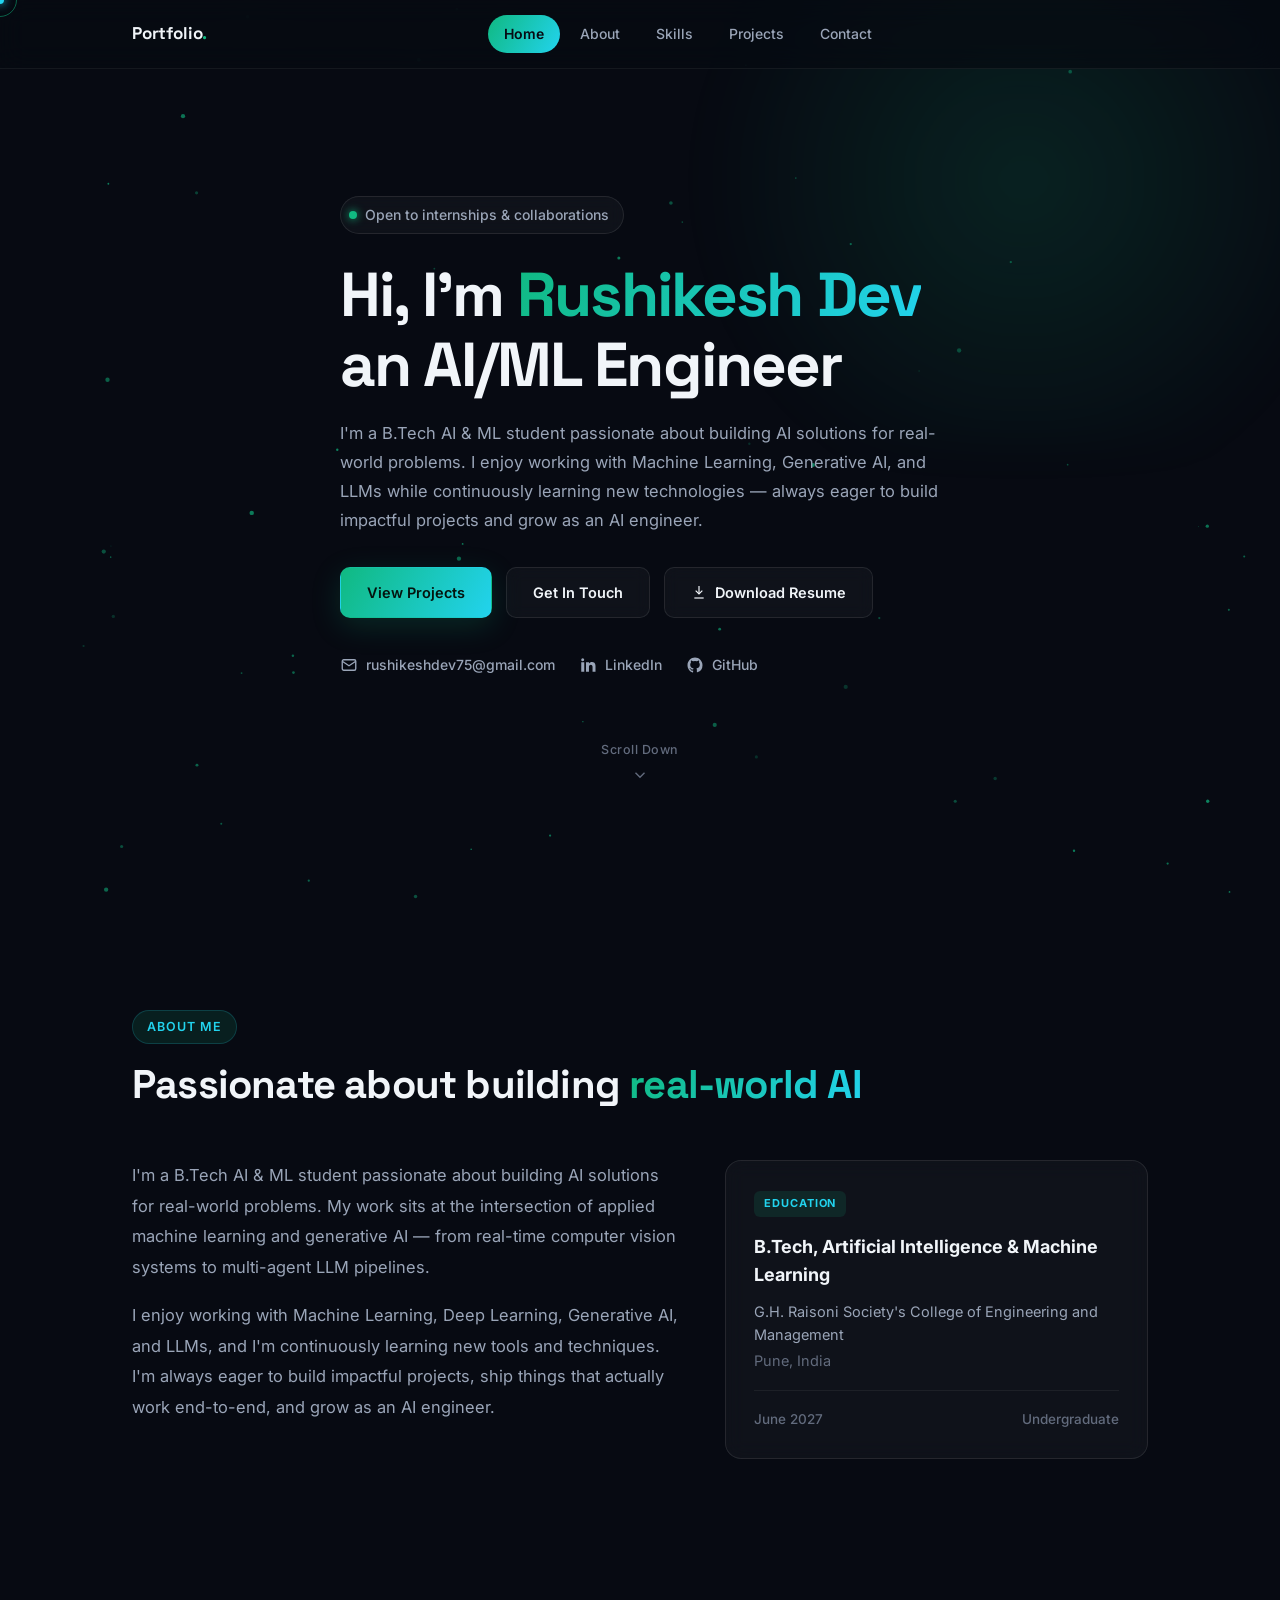
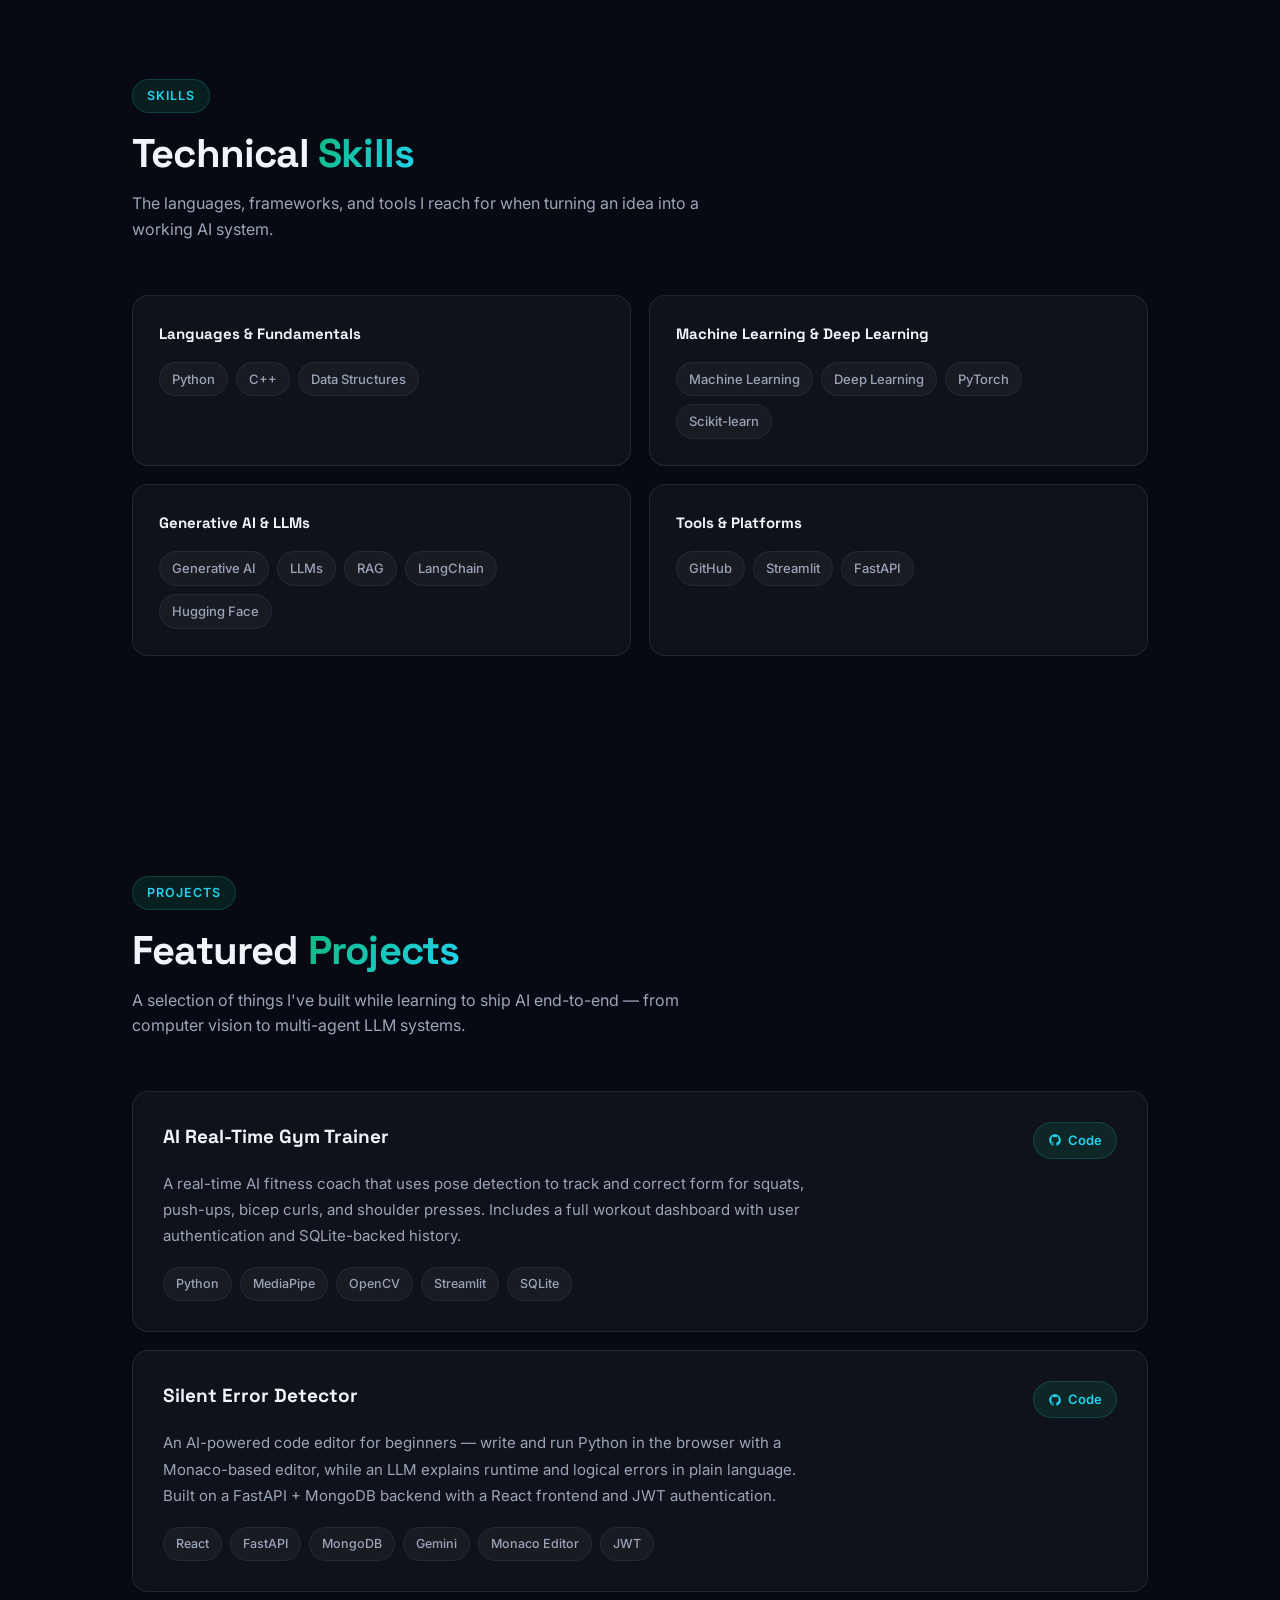
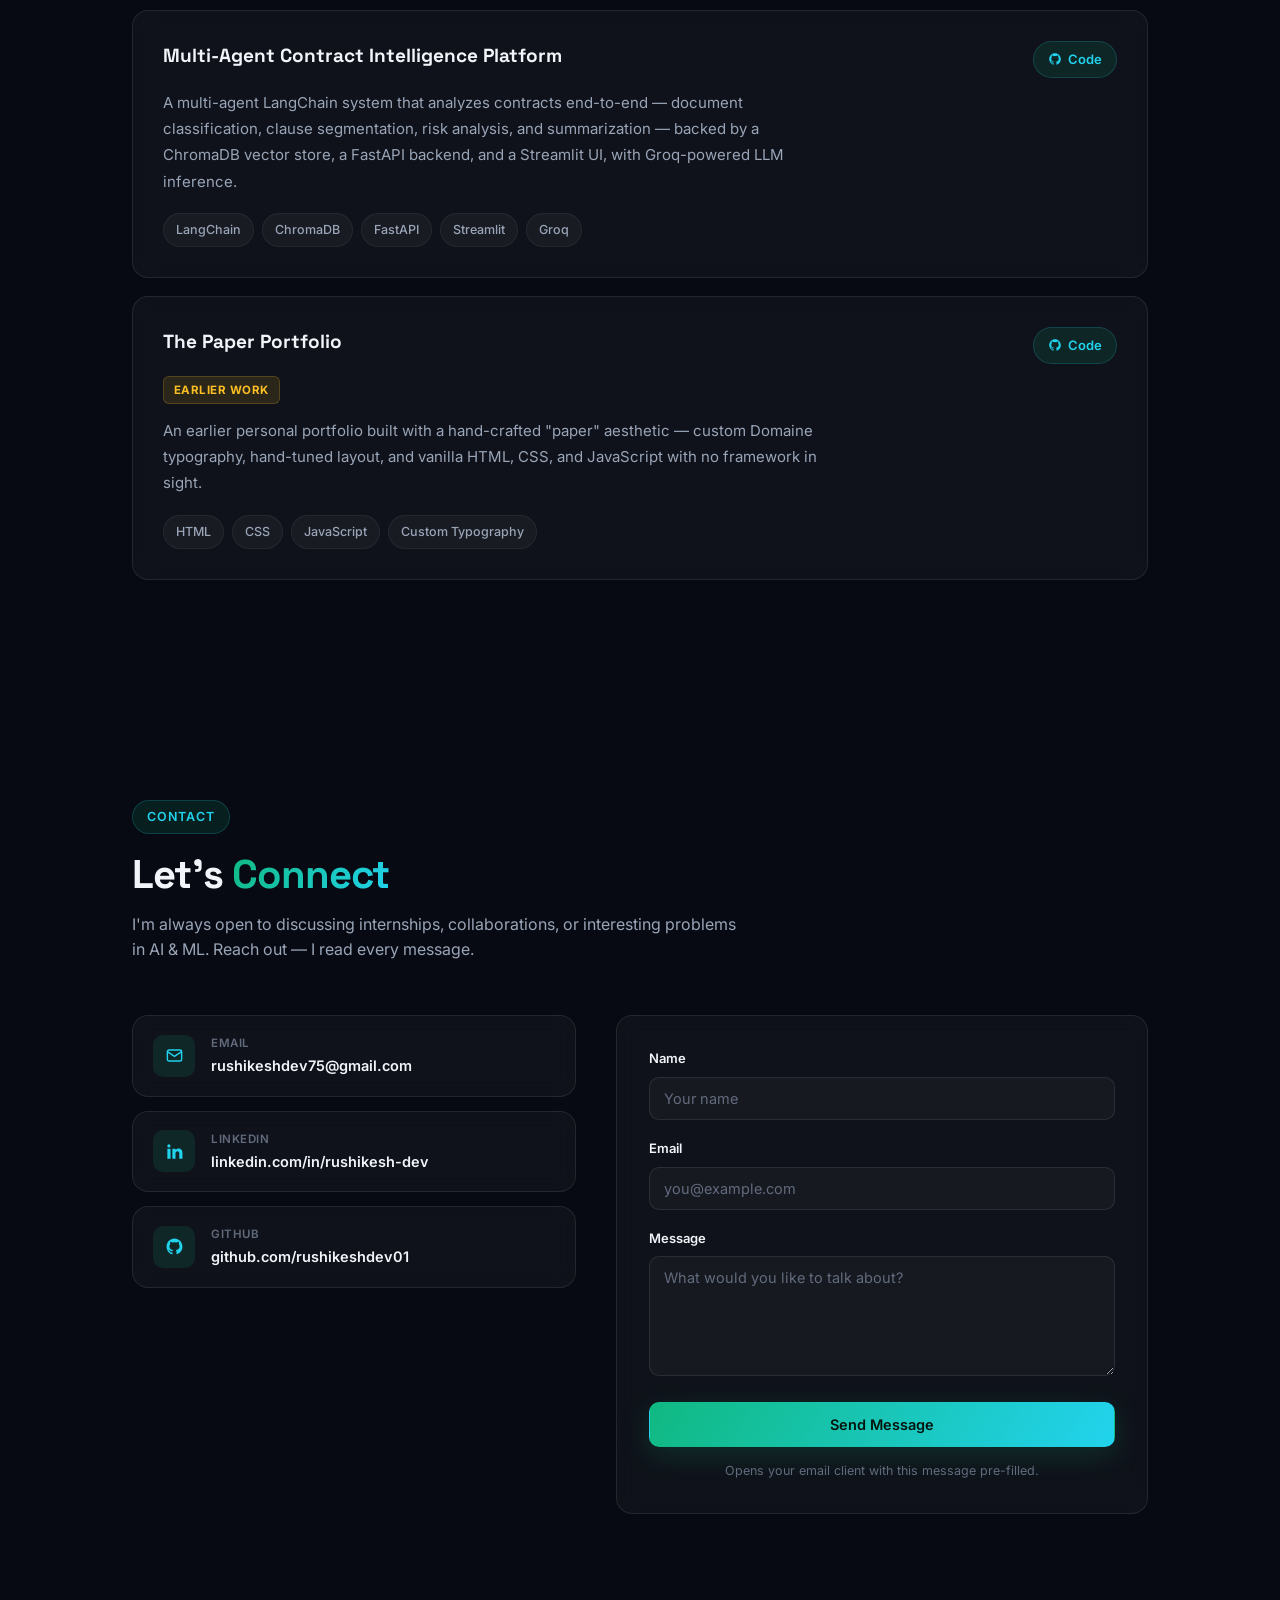
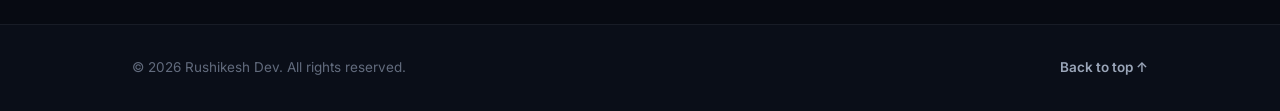
<file: index.html>
<!doctype html>
<html lang="en">
  <head>
    <meta charset="UTF-8" />
    <meta name="viewport" content="width=device-width, initial-scale=1.0" />
    <title>Rushikesh Dev — AI/ML Engineer</title>
    <meta
      name="description"
      content="Rushikesh Dev — B.Tech AI &amp; ML student building real-world AI solutions with Machine Learning, Generative AI, and LLMs."
    />
    <link rel="icon" type="image/svg+xml" href="favicon.svg" />

    <!-- Open Graph / social preview -->
    <meta property="og:type" content="website" />
    <meta property="og:title" content="Rushikesh Dev — AI/ML Engineer" />
    <meta
      property="og:description"
      content="B.Tech AI & ML student building real-world AI solutions with Machine Learning, Generative AI, and LLMs."
    />
    <meta
      property="og:image"
      content="https://rushikeshdev01.github.io/Portfolio/og-image.png"
    />
    <meta
      property="og:url"
      content="https://rushikeshdev01.github.io/Portfolio/"
    />

    <!-- Twitter card -->
    <meta name="twitter:card" content="summary_large_image" />
    <meta name="twitter:title" content="Rushikesh Dev — AI/ML Engineer" />
    <meta
      name="twitter:description"
      content="B.Tech AI & ML student building real-world AI solutions with Machine Learning, Generative AI, and LLMs."
    />
    <meta
      name="twitter:image"
      content="https://rushikeshdev01.github.io/Portfolio/og-image.png"
    />

    <link rel="preconnect" href="https://fonts.googleapis.com" />
    <link rel="preconnect" href="https://fonts.gstatic.com" crossorigin />
    <link
      href="https://fonts.googleapis.com/css2?family=Space+Grotesk:wght@500;600;700&family=Inter:wght@400;500;600;700&display=swap"
      rel="stylesheet"
    />
    <link rel="stylesheet" href="styles.css" />
  </head>
  <body>
    <div class="cursor-dot" id="cursorDot"></div>
    <div class="cursor-ring" id="cursorRing"></div>

    <div class="scroll-progress" id="scrollProgress"></div>

    <header class="site-nav">
      <div class="nav-inner">
        <a href="#home" class="logo"
          >Portfolio<span class="accent-dot">.</span></a
        >
        <nav class="nav-links" id="navLinks">
          <a href="#home">Home</a>
          <a href="#about">About</a>
          <a href="#skills">Skills</a>
          <a href="#projects">Projects</a>
          <a href="#contact">Contact</a>
        </nav>
        <button
          class="nav-toggle"
          id="navToggle"
          aria-label="Toggle navigation"
          aria-expanded="false"
        >
          <span></span>
        </button>
      </div>
    </header>

    <main>
      <!-- ================= HERO ================= -->
      <section id="home" class="hero">
        <canvas id="particles" class="particles-canvas"></canvas>
        <div class="hero-glow"></div>
        <div class="wrap">
          <span class="hero-eyebrow"
            ><span class="pulse"></span>Open to internships &amp;
            collaborations</span
          >
          <h1>
            Hi, I'm <span class="gradient-text">Rushikesh Dev</span><br />an
            AI/ML Engineer
          </h1>

          <p class="hero-about">
            I'm a B.Tech AI &amp; ML student passionate about building AI
            solutions for real-world problems. I enjoy working with Machine
            Learning, Generative AI, and LLMs while continuously learning new
            technologies — always eager to build impactful projects and grow as
            an AI engineer.
          </p>
          <div class="hero-actions">
            <a href="#projects" class="btn btn-primary">View Projects</a>
            <a href="#contact" class="btn btn-ghost">Get In Touch</a>
            <a href="resume.pdf" download class="btn btn-ghost">
              <svg
                viewBox="0 0 24 24"
                fill="none"
                stroke="currentColor"
                stroke-width="1.8"
                width="16"
                height="16"
              >
                <path d="M12 3v12" />
                <path d="m7 10 5 5 5-5" />
                <path d="M5 21h14" />
              </svg>
              Download Resume
            </a>
          </div>
          <div class="hero-links">
            <a href="mailto:rushikeshdev75@gmail.com">
              <svg
                viewBox="0 0 24 24"
                fill="none"
                stroke="currentColor"
                stroke-width="1.8"
              >
                <rect x="3" y="5" width="18" height="14" rx="2" />
                <path d="m3 7 9 6 9-6" />
              </svg>
              rushikeshdev75@gmail.com
            </a>
            <a
              href="https://www.linkedin.com/in/rushikesh-dev-4179a4244/"
              target="_blank"
              rel="noopener noreferrer"
            >
              <svg viewBox="0 0 24 24" fill="currentColor">
                <path
                  d="M6.94 5a2 2 0 1 1-4-.002 2 2 0 0 1 4 .002ZM7 8.48H3V21h4V8.48Zm6.32 0H9.34V21h3.94v-6.57c0-3.66 4.77-3.96 4.77 0V21H22v-7.93c0-6.17-7.06-5.94-8.68-2.91V8.48Z"
                />
              </svg>
              LinkedIn
            </a>
            <a
              href="https://github.com/rushikeshdev01"
              target="_blank"
              rel="noopener noreferrer"
            >
              <svg viewBox="0 0 24 24" fill="currentColor">
                <path
                  d="M12 2C6.48 2 2 6.58 2 12.2c0 4.49 2.87 8.3 6.84 9.65.5.1.68-.22.68-.49v-1.9c-2.78.62-3.37-1.36-3.37-1.36-.46-1.2-1.11-1.52-1.11-1.52-.91-.63.07-.62.07-.62 1 .07 1.53 1.05 1.53 1.05.9 1.56 2.34 1.11 2.91.85.09-.66.35-1.11.64-1.37-2.22-.26-4.56-1.13-4.56-5.02 0-1.11.39-2.02 1.03-2.73-.1-.26-.45-1.3.1-2.71 0 0 .84-.27 2.75 1.05a9.3 9.3 0 0 1 5 0c1.9-1.32 2.74-1.05 2.74-1.05.55 1.41.2 2.45.1 2.71.64.71 1.03 1.62 1.03 2.73 0 3.9-2.34 4.76-4.57 5.01.36.32.68.94.68 1.9v2.82c0 .27.18.6.69.49A10.03 10.03 0 0 0 22 12.2C22 6.58 17.52 2 12 2Z"
                />
              </svg>
              GitHub
            </a>
          </div>

          <a href="#about" class="scroll-indicator">
            <span>Scroll Down</span>
            <svg
              viewBox="0 0 24 24"
              fill="none"
              stroke="currentColor"
              stroke-width="1.8"
            >
              <path d="m6 9 6 6 6-6" />
            </svg>
          </a>
        </div>
      </section>

      <!-- ================= ABOUT ================= -->
      <section id="about">
        <div class="wrap">
          <div class="section-inner reveal">
            <span class="eyebrow">About Me</span>
            <h2 class="section-heading">
              Passionate about building
              <span class="gradient-text">real&#8209;world AI</span>
            </h2>
          </div>
          <div class="about-grid">
            <div class="about-text reveal">
              <p>
                I'm a B.Tech AI &amp; ML student passionate about building AI
                solutions for real-world problems. My work sits at the
                intersection of applied machine learning and generative AI —
                from real-time computer vision systems to multi-agent LLM
                pipelines.
              </p>
              <p>
                I enjoy working with Machine Learning, Deep Learning, Generative
                AI, and LLMs, and I'm continuously learning new tools and
                techniques. I'm always eager to build impactful projects, ship
                things that actually work end-to-end, and grow as an AI
                engineer.
              </p>
            </div>
            <div class="edu-card reveal">
              <span class="edu-badge">EDUCATION</span>
              <div class="edu-degree">
                B.Tech, Artificial Intelligence &amp; Machine Learning
              </div>
              <div class="edu-school">
                G.H. Raisoni Society's College of Engineering and Management
              </div>
              <div class="edu-school edu-school-muted">Pune, India</div>
              <div class="edu-meta">
                <span>June 2027</span>
                <span>Undergraduate</span>
              </div>
            </div>
          </div>
        </div>
      </section>

      <!-- ================= SKILLS ================= -->
      <section id="skills">
        <div class="wrap">
          <div class="section-inner reveal">
            <span class="eyebrow">Skills</span>
            <h2 class="section-heading">
              Technical <span class="gradient-text">Skills</span>
            </h2>
            <p class="section-lede">
              The languages, frameworks, and tools I reach for when turning an
              idea into a working AI system.
            </p>
          </div>

          <div class="skills-grid">
            <div class="skill-card reveal">
              <h3>Languages &amp; Fundamentals</h3>
              <div class="tag-row">
                <span class="tag">Python</span>
                <span class="tag">C++</span>
                <span class="tag">Data Structures</span>
              </div>
            </div>
            <div class="skill-card reveal">
              <h3>Machine Learning &amp; Deep Learning</h3>
              <div class="tag-row">
                <span class="tag">Machine Learning</span>
                <span class="tag">Deep Learning</span>
                <span class="tag">PyTorch</span>
                <span class="tag">Scikit-learn</span>
              </div>
            </div>
            <div class="skill-card reveal">
              <h3>Generative AI &amp; LLMs</h3>
              <div class="tag-row">
                <span class="tag">Generative AI</span>
                <span class="tag">LLMs</span>
                <span class="tag">RAG</span>
                <span class="tag">LangChain</span>
                <span class="tag">Hugging Face</span>
              </div>
            </div>
            <div class="skill-card reveal">
              <h3>Tools &amp; Platforms</h3>
              <div class="tag-row">
                <span class="tag">GitHub</span>
                <span class="tag">Streamlit</span>
                <span class="tag">FastAPI</span>
              </div>
            </div>
          </div>
        </div>
      </section>

      <!-- ================= PROJECTS ================= -->
      <section id="projects">
        <div class="wrap">
          <div class="section-inner reveal">
            <span class="eyebrow">Projects</span>
            <h2 class="section-heading">
              Featured <span class="gradient-text">Projects</span>
            </h2>
            <p class="section-lede">
              A selection of things I've built while learning to ship AI
              end-to-end — from computer vision to multi-agent LLM systems.
            </p>
          </div>

          <div class="projects-list">
            <article class="project-card reveal">
              <div class="project-head">
                <h3 class="project-title">AI Real-Time Gym Trainer</h3>
                <a
                  class="project-link"
                  href="https://github.com/rushikeshdev01/real-time-ai-gym-trainer"
                  target="_blank"
                  rel="noopener noreferrer"
                >
                  <svg viewBox="0 0 24 24" fill="currentColor">
                    <path
                      d="M12 2C6.48 2 2 6.58 2 12.2c0 4.49 2.87 8.3 6.84 9.65.5.1.68-.22.68-.49v-1.9c-2.78.62-3.37-1.36-3.37-1.36-.46-1.2-1.11-1.52-1.11-1.52-.91-.63.07-.62.07-.62 1 .07 1.53 1.05 1.53 1.05.9 1.56 2.34 1.11 2.91.85.09-.66.35-1.11.64-1.37-2.22-.26-4.56-1.13-4.56-5.02 0-1.11.39-2.02 1.03-2.73-.1-.26-.45-1.3.1-2.71 0 0 .84-.27 2.75 1.05a9.3 9.3 0 0 1 5 0c1.9-1.32 2.74-1.05 2.74-1.05.55 1.41.2 2.45.1 2.71.64.71 1.03 1.62 1.03 2.73 0 3.9-2.34 4.76-4.57 5.01.36.32.68.94.68 1.9v2.82c0 .27.18.6.69.49A10.03 10.03 0 0 0 22 12.2C22 6.58 17.52 2 12 2Z"
                    />
                  </svg>
                  Code
                </a>
              </div>
              <p class="project-desc">
                A real-time AI fitness coach that uses pose detection to track
                and correct form for squats, push-ups, bicep curls, and shoulder
                presses. Includes a full workout dashboard with user
                authentication and SQLite-backed history.
              </p>
              <div class="project-tags">
                <span class="tag">Python</span>
                <span class="tag">MediaPipe</span>
                <span class="tag">OpenCV</span>
                <span class="tag">Streamlit</span>
                <span class="tag">SQLite</span>
              </div>
            </article>

            <article class="project-card reveal">
              <div class="project-head">
                <h3 class="project-title">Silent Error Detector</h3>
                <a
                  class="project-link"
                  href="https://github.com/rushikeshdev01/silent-error-detector"
                  target="_blank"
                  rel="noopener noreferrer"
                >
                  <svg viewBox="0 0 24 24" fill="currentColor">
                    <path
                      d="M12 2C6.48 2 2 6.58 2 12.2c0 4.49 2.87 8.3 6.84 9.65.5.1.68-.22.68-.49v-1.9c-2.78.62-3.37-1.36-3.37-1.36-.46-1.2-1.11-1.52-1.11-1.52-.91-.63.07-.62.07-.62 1 .07 1.53 1.05 1.53 1.05.9 1.56 2.34 1.11 2.91.85.09-.66.35-1.11.64-1.37-2.22-.26-4.56-1.13-4.56-5.02 0-1.11.39-2.02 1.03-2.73-.1-.26-.45-1.3.1-2.71 0 0 .84-.27 2.75 1.05a9.3 9.3 0 0 1 5 0c1.9-1.32 2.74-1.05 2.74-1.05.55 1.41.2 2.45.1 2.71.64.71 1.03 1.62 1.03 2.73 0 3.9-2.34 4.76-4.57 5.01.36.32.68.94.68 1.9v2.82c0 .27.18.6.69.49A10.03 10.03 0 0 0 22 12.2C22 6.58 17.52 2 12 2Z"
                    />
                  </svg>
                  Code
                </a>
              </div>
              <p class="project-desc">
                An AI-powered code editor for beginners — write and run Python
                in the browser with a Monaco-based editor, while an LLM explains
                runtime and logical errors in plain language. Built on a FastAPI
                + MongoDB backend with a React frontend and JWT authentication.
              </p>
              <div class="project-tags">
                <span class="tag">React</span>
                <span class="tag">FastAPI</span>
                <span class="tag">MongoDB</span>
                <span class="tag">Gemini</span>
                <span class="tag">Monaco Editor</span>
                <span class="tag">JWT</span>
              </div>
            </article>

            <article class="project-card reveal">
              <div class="project-head">
                <h3 class="project-title">
                  Multi-Agent Contract Intelligence Platform
                </h3>
                <a
                  class="project-link"
                  href="https://github.com/rushikeshdev01/contract-intelligence-platform"
                  target="_blank"
                  rel="noopener noreferrer"
                >
                  <svg viewBox="0 0 24 24" fill="currentColor">
                    <path
                      d="M12 2C6.48 2 2 6.58 2 12.2c0 4.49 2.87 8.3 6.84 9.65.5.1.68-.22.68-.49v-1.9c-2.78.62-3.37-1.36-3.37-1.36-.46-1.2-1.11-1.52-1.11-1.52-.91-.63.07-.62.07-.62 1 .07 1.53 1.05 1.53 1.05.9 1.56 2.34 1.11 2.91.85.09-.66.35-1.11.64-1.37-2.22-.26-4.56-1.13-4.56-5.02 0-1.11.39-2.02 1.03-2.73-.1-.26-.45-1.3.1-2.71 0 0 .84-.27 2.75 1.05a9.3 9.3 0 0 1 5 0c1.9-1.32 2.74-1.05 2.74-1.05.55 1.41.2 2.45.1 2.71.64.71 1.03 1.62 1.03 2.73 0 3.9-2.34 4.76-4.57 5.01.36.32.68.94.68 1.9v2.82c0 .27.18.6.69.49A10.03 10.03 0 0 0 22 12.2C22 6.58 17.52 2 12 2Z"
                    />
                  </svg>
                  Code
                </a>
              </div>
              <p class="project-desc">
                A multi-agent LangChain system that analyzes contracts
                end-to-end — document classification, clause segmentation, risk
                analysis, and summarization — backed by a ChromaDB vector store,
                a FastAPI backend, and a Streamlit UI, with Groq-powered LLM
                inference.
              </p>
              <div class="project-tags">
                <span class="tag">LangChain</span>
                <span class="tag">ChromaDB</span>
                <span class="tag">FastAPI</span>
                <span class="tag">Streamlit</span>
                <span class="tag">Groq</span>
              </div>
            </article>

            <article class="project-card reveal">
              <div class="project-head">
                <h3 class="project-title">The Paper Portfolio</h3>
                <a
                  class="project-link"
                  href="https://github.com/rushikeshdev01/The-Paper-Portfolio"
                  target="_blank"
                  rel="noopener noreferrer"
                >
                  <svg viewBox="0 0 24 24" fill="currentColor">
                    <path
                      d="M12 2C6.48 2 2 6.58 2 12.2c0 4.49 2.87 8.3 6.84 9.65.5.1.68-.22.68-.49v-1.9c-2.78.62-3.37-1.36-3.37-1.36-.46-1.2-1.11-1.52-1.11-1.52-.91-.63.07-.62.07-.62 1 .07 1.53 1.05 1.53 1.05.9 1.56 2.34 1.11 2.91.85.09-.66.35-1.11.64-1.37-2.22-.26-4.56-1.13-4.56-5.02 0-1.11.39-2.02 1.03-2.73-.1-.26-.45-1.3.1-2.71 0 0 .84-.27 2.75 1.05a9.3 9.3 0 0 1 5 0c1.9-1.32 2.74-1.05 2.74-1.05.55 1.41.2 2.45.1 2.71.64.71 1.03 1.62 1.03 2.73 0 3.9-2.34 4.76-4.57 5.01.36.32.68.94.68 1.9v2.82c0 .27.18.6.69.49A10.03 10.03 0 0 0 22 12.2C22 6.58 17.52 2 12 2Z"
                    />
                  </svg>
                  Code
                </a>
              </div>
              <span class="project-note">Earlier work</span>
              <p class="project-desc">
                An earlier personal portfolio built with a hand-crafted "paper"
                aesthetic — custom Domaine typography, hand-tuned layout, and
                vanilla HTML, CSS, and JavaScript with no framework in sight.
              </p>
              <div class="project-tags">
                <span class="tag">HTML</span>
                <span class="tag">CSS</span>
                <span class="tag">JavaScript</span>
                <span class="tag">Custom Typography</span>
              </div>
            </article>
          </div>
        </div>
      </section>

      <!-- ================= CONTACT ================= -->
      <section id="contact">
        <div class="wrap">
          <div class="section-inner reveal">
            <span class="eyebrow">Contact</span>
            <h2 class="section-heading">
              Let's <span class="gradient-text">Connect</span>
            </h2>
            <p class="section-lede">
              I'm always open to discussing internships, collaborations, or
              interesting problems in AI &amp; ML. Reach out — I read every
              message.
            </p>
          </div>

          <div class="contact-grid">
            <div class="contact-cards reveal">
              <a class="contact-card" href="mailto:rushikeshdev75@gmail.com">
                <div class="contact-icon">
                  <svg
                    viewBox="0 0 24 24"
                    fill="none"
                    stroke="currentColor"
                    stroke-width="1.8"
                  >
                    <rect x="3" y="5" width="18" height="14" rx="2" />
                    <path d="m3 7 9 6 9-6" />
                  </svg>
                </div>
                <div>
                  <div class="label">Email</div>
                  <div class="value">rushikeshdev75@gmail.com</div>
                </div>
              </a>
              <a
                class="contact-card"
                href="https://www.linkedin.com/in/rushikesh-dev-4179a4244/"
                target="_blank"
                rel="noopener noreferrer"
              >
                <div class="contact-icon">
                  <svg viewBox="0 0 24 24" fill="currentColor">
                    <path
                      d="M6.94 5a2 2 0 1 1-4-.002 2 2 0 0 1 4 .002ZM7 8.48H3V21h4V8.48Zm6.32 0H9.34V21h3.94v-6.57c0-3.66 4.77-3.96 4.77 0V21H22v-7.93c0-6.17-7.06-5.94-8.68-2.91V8.48Z"
                    />
                  </svg>
                </div>
                <div>
                  <div class="label">LinkedIn</div>
                  <div class="value">linkedin.com/in/rushikesh-dev</div>
                </div>
              </a>
              <a
                class="contact-card"
                href="https://github.com/rushikeshdev01"
                target="_blank"
                rel="noopener noreferrer"
              >
                <div class="contact-icon">
                  <svg viewBox="0 0 24 24" fill="currentColor">
                    <path
                      d="M12 2C6.48 2 2 6.58 2 12.2c0 4.49 2.87 8.3 6.84 9.65.5.1.68-.22.68-.49v-1.9c-2.78.62-3.37-1.36-3.37-1.36-.46-1.2-1.11-1.52-1.11-1.52-.91-.63.07-.62.07-.62 1 .07 1.53 1.05 1.53 1.05.9 1.56 2.34 1.11 2.91.85.09-.66.35-1.11.64-1.37-2.22-.26-4.56-1.13-4.56-5.02 0-1.11.39-2.02 1.03-2.73-.1-.26-.45-1.3.1-2.71 0 0 .84-.27 2.75 1.05a9.3 9.3 0 0 1 5 0c1.9-1.32 2.74-1.05 2.74-1.05.55 1.41.2 2.45.1 2.71.64.71 1.03 1.62 1.03 2.73 0 3.9-2.34 4.76-4.57 5.01.36.32.68.94.68 1.9v2.82c0 .27.18.6.69.49A10.03 10.03 0 0 0 22 12.2C22 6.58 17.52 2 12 2Z"
                    />
                  </svg>
                </div>
                <div>
                  <div class="label">GitHub</div>
                  <div class="value">github.com/rushikeshdev01</div>
                </div>
              </a>
            </div>

            <form class="contact-form reveal" id="contactForm">
              <div class="form-row">
                <label for="name">Name</label>
                <input
                  type="text"
                  id="name"
                  name="name"
                  placeholder="Your name"
                  required
                />
              </div>
              <div class="form-row">
                <label for="email">Email</label>
                <input
                  type="email"
                  id="email"
                  name="email"
                  placeholder="you@example.com"
                  required
                />
              </div>
              <div class="form-row">
                <label for="message">Message</label>
                <textarea
                  id="message"
                  name="message"
                  placeholder="What would you like to talk about?"
                  required
                ></textarea>
              </div>
              <button type="submit" class="btn btn-primary btn-full">
                Send Message
              </button>
              <p class="form-note">
                Opens your email client with this message pre-filled.
              </p>
            </form>
          </div>
        </div>
      </section>
    </main>

    <footer>
      <div class="wrap footer-inner">
        <span
          >© <span id="year"></span> Rushikesh Dev. All rights reserved.</span
        >
        <a href="#home">Back to top ↑</a>
      </div>
    </footer>

    <script src="script.js"></script>
  </body>
</html>
</file>
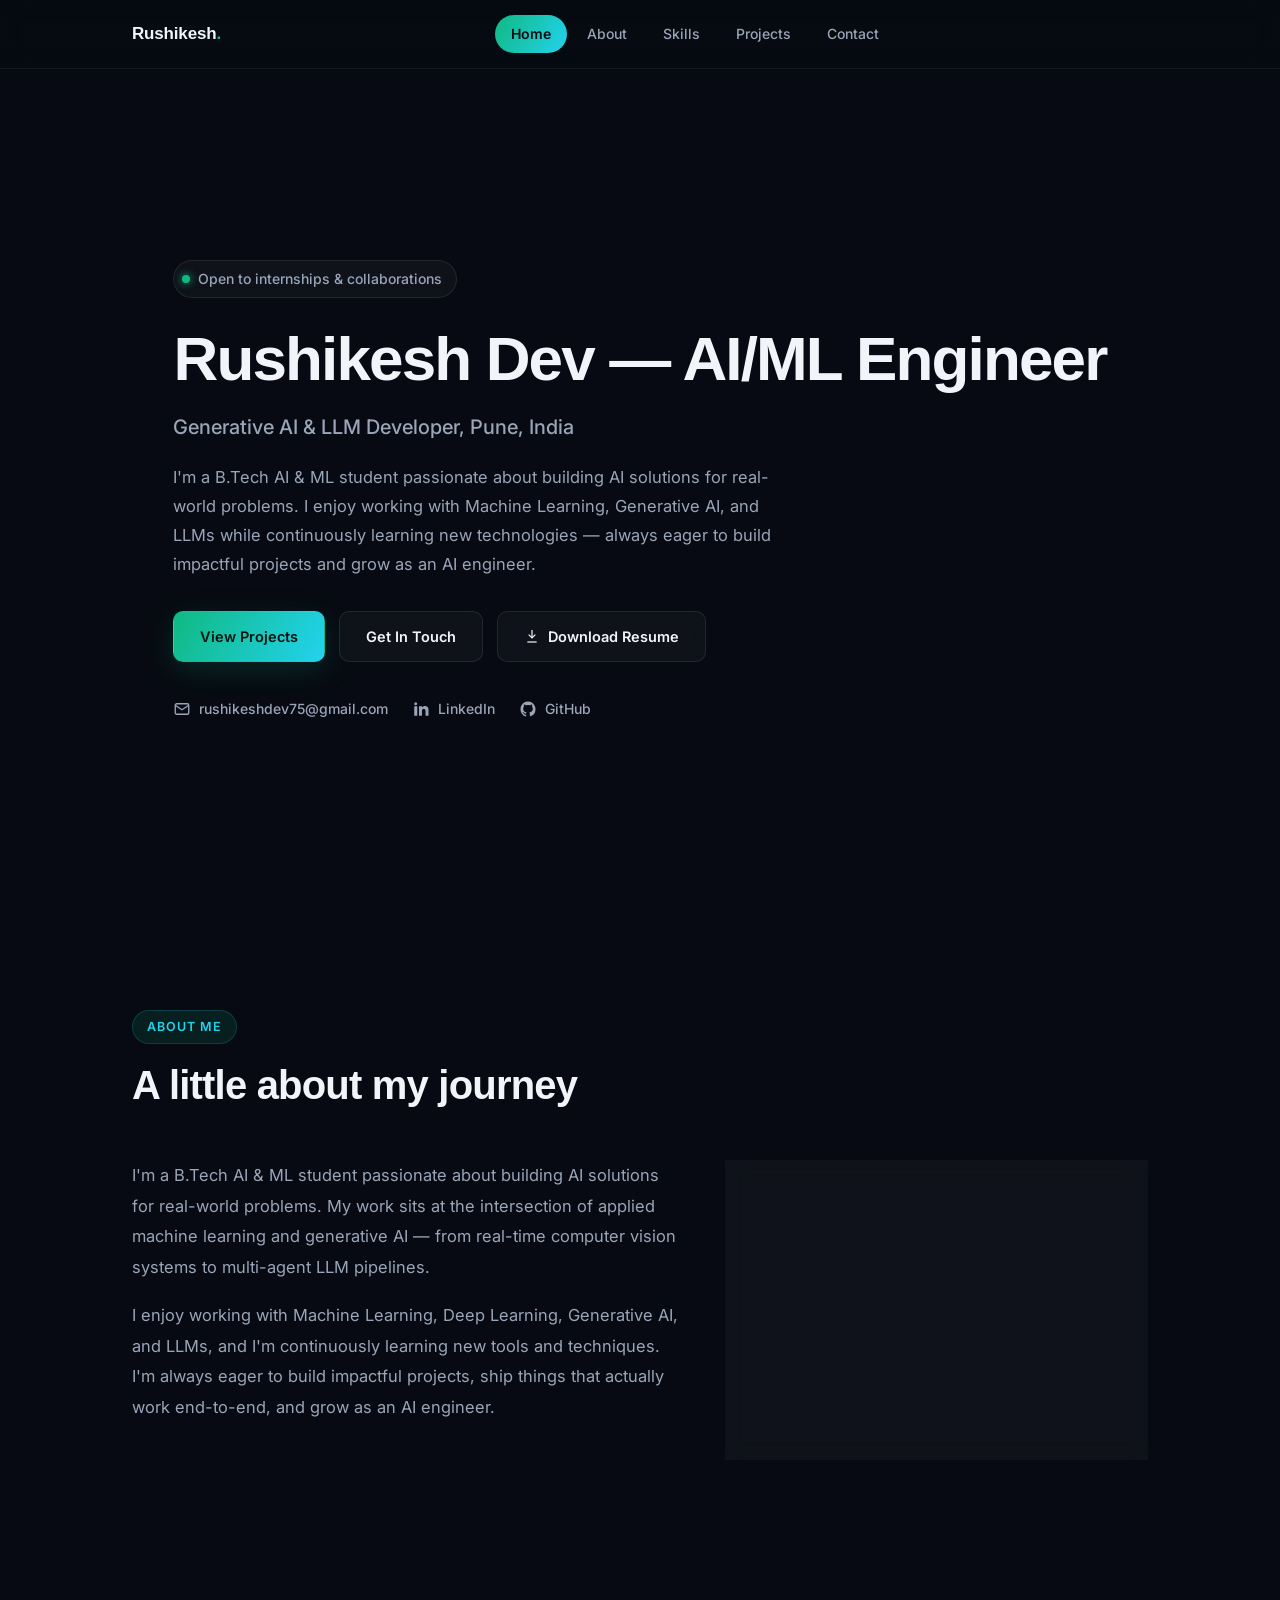
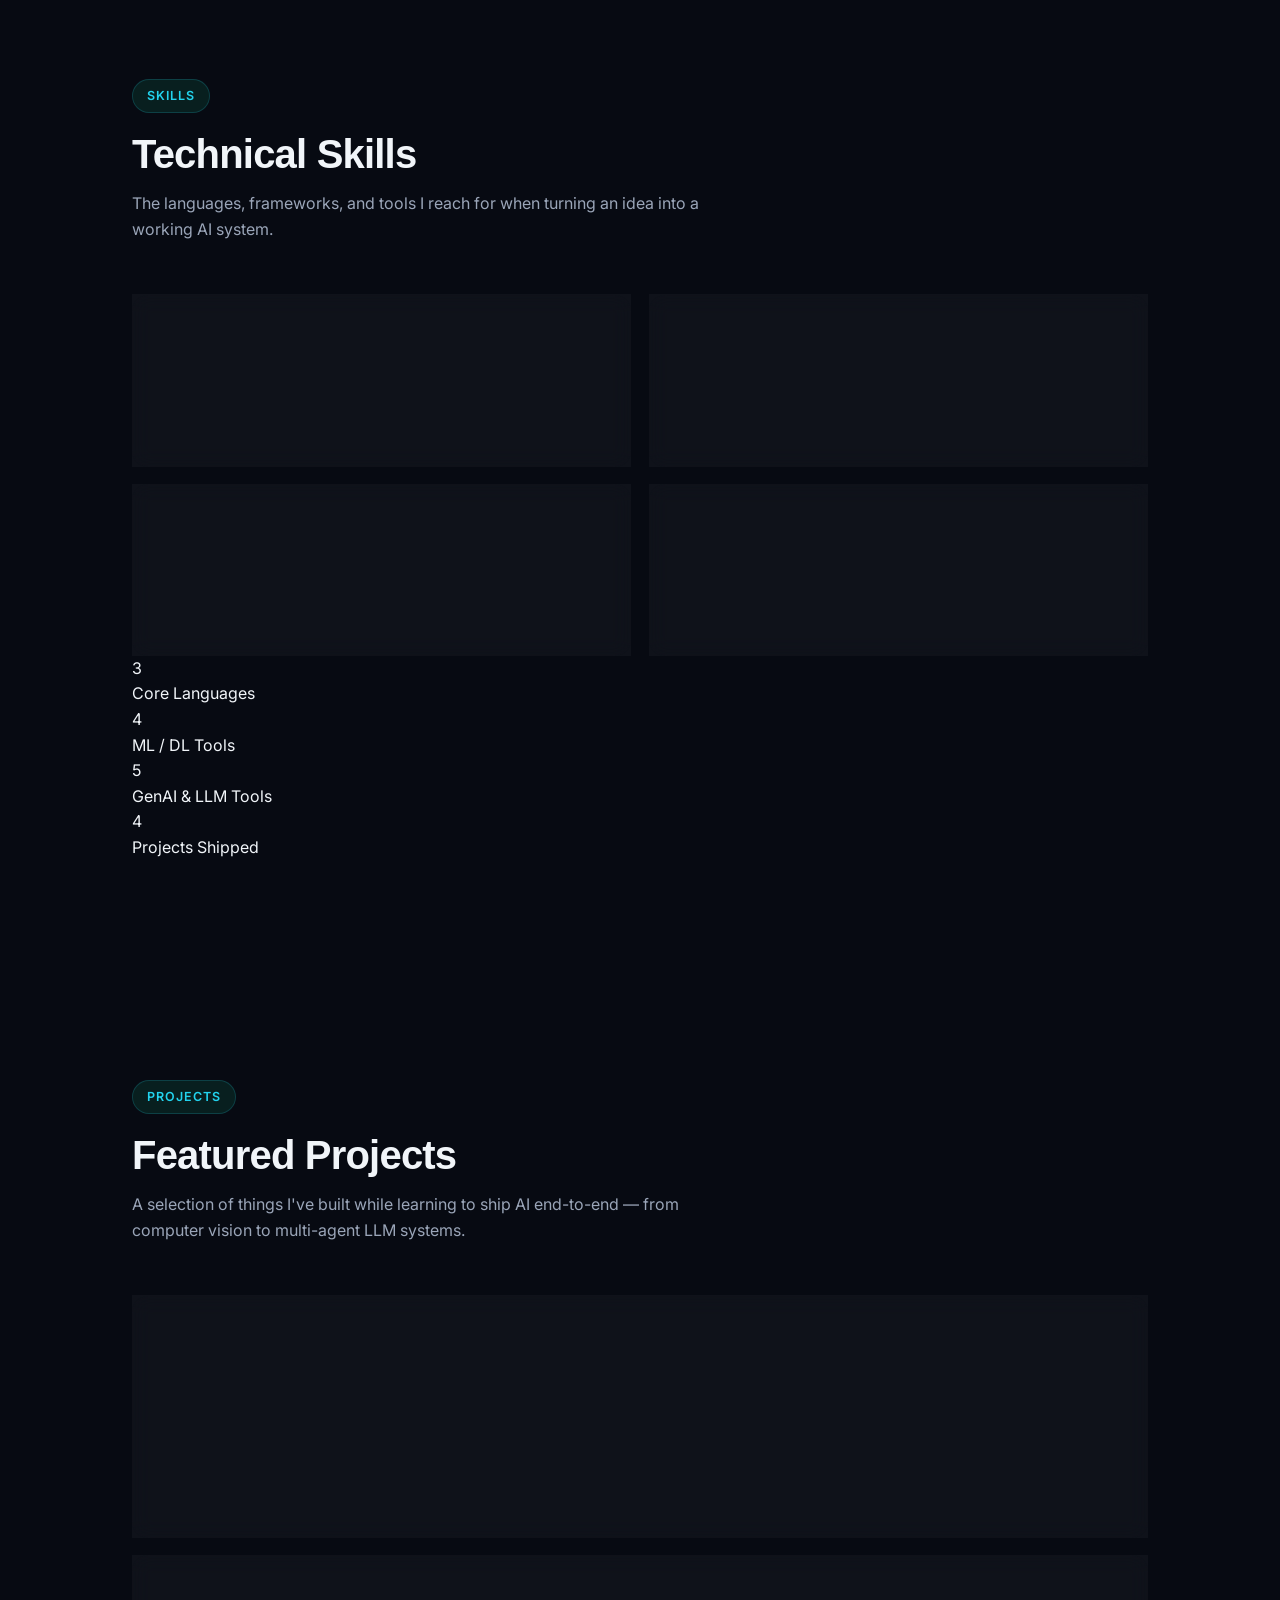
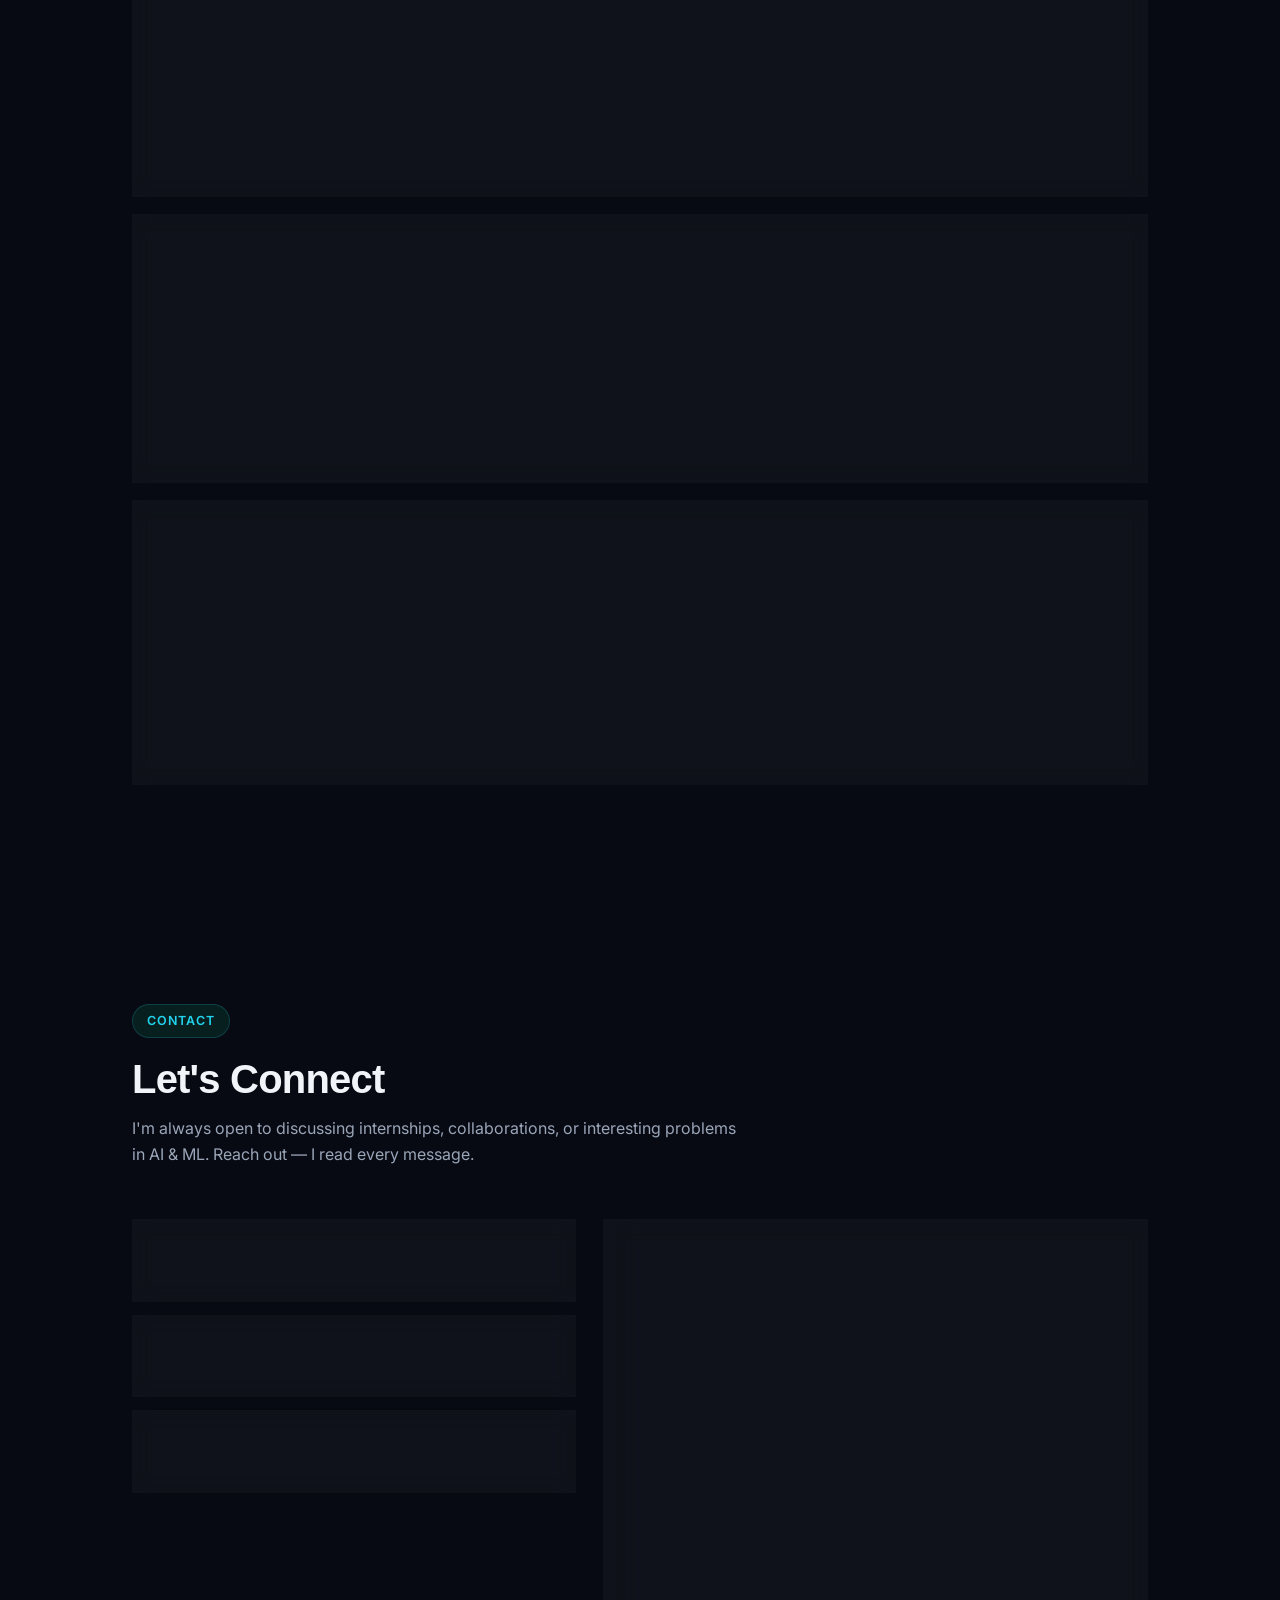
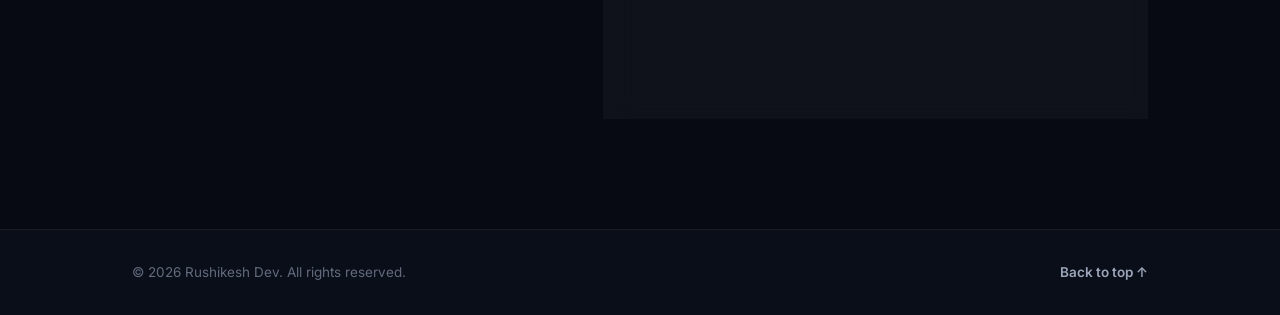
<file: main.html>
<!doctype html>
<html lang="en">
  <head>
    <meta charset="UTF-8" />
    <meta name="viewport" content="width=device-width, initial-scale=1.0" />
    <title>Rushikesh Dev — AI/ML Engineer</title>
    <meta
      name="description"
      content="Rushikesh Dev — B.Tech AI &amp; ML student building real-world AI solutions with Machine Learning, Generative AI, and LLMs."
    />
    <link rel="icon" href="data:," />
    <link rel="preconnect" href="https://fonts.googleapis.com" />
    <link rel="preconnect" href="https://fonts.gstatic.com" crossorigin />
    <link
      href="https://fonts.googleapis.com/css2?family=Inter:wght@400;500;600;700;800&family=JetBrains+Mono:wght@400;500;600&display=swap"
      rel="stylesheet"
    />
    <link rel="stylesheet" href="styles.css" />
  </head>
  <body>
    <header class="site-nav">
      <div class="nav-inner">
        <a href="#home" class="logo"
          >Rushikesh<span class="accent-dot">.</span></a
        >
        <nav class="nav-links" id="navLinks">
          <a href="#home">Home</a>
          <a href="#about">About</a>
          <a href="#skills">Skills</a>
          <a href="#projects">Projects</a>
          <a href="#contact">Contact</a>
        </nav>
        <button
          class="nav-toggle"
          id="navToggle"
          aria-label="Toggle navigation"
          aria-expanded="false"
        >
          <span></span>
        </button>
      </div>
    </header>

    <main>
      <!-- ================= HERO ================= -->
      <section id="home" class="hero">
        <div class="wrap">
          <span class="hero-eyebrow"
            ><span class="pulse"></span>Open to internships &amp;
            collaborations</span
          >
          <h1>
            Rushikesh Dev — <span class="accent-text">AI/ML Engineer</span>
          </h1>
          <p class="role">Generative AI &amp; LLM Developer, Pune, India</p>
          <p class="hero-about">
            I'm a B.Tech AI &amp; ML student passionate about building AI
            solutions for real-world problems. I enjoy working with Machine
            Learning, Generative AI, and LLMs while continuously learning new
            technologies — always eager to build impactful projects and grow as
            an AI engineer.
          </p>
          <div class="hero-actions">
            <a href="#projects" class="btn btn-primary">View Projects</a>
            <a href="#contact" class="btn btn-ghost">Get In Touch</a>
            <a href="resume.pdf" download class="btn btn-ghost">
              <svg
                viewBox="0 0 24 24"
                fill="none"
                stroke="currentColor"
                stroke-width="1.8"
                width="16"
                height="16"
              >
                <path d="M12 3v12" />
                <path d="m7 10 5 5 5-5" />
                <path d="M5 21h14" />
              </svg>
              Download Resume
            </a>
          </div>
          <div class="hero-links">
            <a href="mailto:rushikeshdev75@gmail.com">
              <svg
                viewBox="0 0 24 24"
                fill="none"
                stroke="currentColor"
                stroke-width="1.8"
              >
                <rect x="3" y="5" width="18" height="14" rx="2" />
                <path d="m3 7 9 6 9-6" />
              </svg>
              rushikeshdev75@gmail.com
            </a>
            <a
              href="https://www.linkedin.com/in/rushikesh-dev-4179a4244/"
              target="_blank"
              rel="noopener noreferrer"
            >
              <svg viewBox="0 0 24 24" fill="currentColor">
                <path
                  d="M6.94 5a2 2 0 1 1-4-.002 2 2 0 0 1 4 .002ZM7 8.48H3V21h4V8.48Zm6.32 0H9.34V21h3.94v-6.57c0-3.66 4.77-3.96 4.77 0V21H22v-7.93c0-6.17-7.06-5.94-8.68-2.91V8.48Z"
                />
              </svg>
              LinkedIn
            </a>
            <a
              href="https://github.com/rushikeshdev01"
              target="_blank"
              rel="noopener noreferrer"
            >
              <svg viewBox="0 0 24 24" fill="currentColor">
                <path
                  d="M12 2C6.48 2 2 6.58 2 12.2c0 4.49 2.87 8.3 6.84 9.65.5.1.68-.22.68-.49v-1.9c-2.78.62-3.37-1.36-3.37-1.36-.46-1.2-1.11-1.52-1.11-1.52-.91-.63.07-.62.07-.62 1 .07 1.53 1.05 1.53 1.05.9 1.56 2.34 1.11 2.91.85.09-.66.35-1.11.64-1.37-2.22-.26-4.56-1.13-4.56-5.02 0-1.11.39-2.02 1.03-2.73-.1-.26-.45-1.3.1-2.71 0 0 .84-.27 2.75 1.05a9.3 9.3 0 0 1 5 0c1.9-1.32 2.74-1.05 2.74-1.05.55 1.41.2 2.45.1 2.71.64.71 1.03 1.62 1.03 2.73 0 3.9-2.34 4.76-4.57 5.01.36.32.68.94.68 1.9v2.82c0 .27.18.6.69.49A10.03 10.03 0 0 0 22 12.2C22 6.58 17.52 2 12 2Z"
                />
              </svg>
              GitHub
            </a>
          </div>
        </div>
      </section>

      <!-- ================= ABOUT ================= -->
      <section id="about">
        <div class="wrap">
          <div class="section-inner">
            <span class="eyebrow">About Me</span>
            <h2 class="section-heading">A little about my journey</h2>
          </div>
          <div class="about-grid">
            <div class="about-text">
              <p>
                I'm a B.Tech AI &amp; ML student passionate about building AI
                solutions for real-world problems. My work sits at the
                intersection of applied machine learning and generative AI —
                from real-time computer vision systems to multi-agent LLM
                pipelines.
              </p>
              <p>
                I enjoy working with Machine Learning, Deep Learning, Generative
                AI, and LLMs, and I'm continuously learning new tools and
                techniques. I'm always eager to build impactful projects, ship
                things that actually work end-to-end, and grow as an AI
                engineer.
              </p>
            </div>
            <div class="edu-card">
              <span class="edu-badge">EDUCATION</span>
              <div class="edu-degree">
                B.Tech, Artificial Intelligence &amp; Machine Learning
              </div>
              <div class="edu-school">
                G.H. Raisoni Society's College of Engineering and Management
              </div>
              <div class="edu-school">Pune, India</div>
              <div class="edu-meta">
                <span>Expected 2027</span>
                <span>Undergraduate</span>
              </div>
            </div>
          </div>
        </div>
      </section>

      <!-- ================= SKILLS ================= -->
      <section id="skills" style="background: var(--bg-soft)">
        <div class="wrap">
          <div class="section-inner">
            <span class="eyebrow">Skills</span>
            <h2 class="section-heading">Technical Skills</h2>
            <p class="section-lede">
              The languages, frameworks, and tools I reach for when turning an
              idea into a working AI system.
            </p>
          </div>

          <div class="skills-grid">
            <div class="skill-card">
              <h3>Languages &amp; Fundamentals</h3>
              <div class="tag-row">
                <span class="tag">Python</span>
                <span class="tag">C++</span>
                <span class="tag">Data Structures</span>
              </div>
            </div>
            <div class="skill-card">
              <h3>Machine Learning &amp; Deep Learning</h3>
              <div class="tag-row">
                <span class="tag">Machine Learning</span>
                <span class="tag">Deep Learning</span>
                <span class="tag">PyTorch</span>
                <span class="tag">Scikit-learn</span>
              </div>
            </div>
            <div class="skill-card">
              <h3>Generative AI &amp; LLMs</h3>
              <div class="tag-row">
                <span class="tag">Generative AI</span>
                <span class="tag">LLMs</span>
                <span class="tag">RAG</span>
                <span class="tag">LangChain</span>
                <span class="tag">Hugging Face</span>
              </div>
            </div>
            <div class="skill-card">
              <h3>Tools &amp; Platforms</h3>
              <div class="tag-row">
                <span class="tag">GitHub</span>
                <span class="tag">Streamlit</span>
                <span class="tag">FastAPI</span>
              </div>
            </div>
          </div>

          <div class="skills-stats">
            <div class="stat">
              <div class="num">3</div>
              <div class="label">Core Languages</div>
            </div>
            <div class="stat">
              <div class="num">4</div>
              <div class="label">ML / DL Tools</div>
            </div>
            <div class="stat">
              <div class="num">5</div>
              <div class="label">GenAI &amp; LLM Tools</div>
            </div>
            <div class="stat">
              <div class="num">4</div>
              <div class="label">Projects Shipped</div>
            </div>
          </div>
        </div>
      </section>

      <!-- ================= PROJECTS ================= -->
      <section id="projects">
        <div class="wrap">
          <div class="section-inner">
            <span class="eyebrow">Projects</span>
            <h2 class="section-heading">Featured Projects</h2>
            <p class="section-lede">
              A selection of things I've built while learning to ship AI
              end-to-end — from computer vision to multi-agent LLM systems.
            </p>
          </div>

          <div class="projects-list">
            <article class="project-card">
              <div class="project-head">
                <h3 class="project-title">AI Real-Time Gym Trainer</h3>
                <a
                  class="project-link"
                  href="https://github.com/rushikeshdev01/real-time-ai-gym-trainer"
                  target="_blank"
                  rel="noopener noreferrer"
                >
                  <svg viewBox="0 0 24 24" fill="currentColor">
                    <path
                      d="M12 2C6.48 2 2 6.58 2 12.2c0 4.49 2.87 8.3 6.84 9.65.5.1.68-.22.68-.49v-1.9c-2.78.62-3.37-1.36-3.37-1.36-.46-1.2-1.11-1.52-1.11-1.52-.91-.63.07-.62.07-.62 1 .07 1.53 1.05 1.53 1.05.9 1.56 2.34 1.11 2.91.85.09-.66.35-1.11.64-1.37-2.22-.26-4.56-1.13-4.56-5.02 0-1.11.39-2.02 1.03-2.73-.1-.26-.45-1.3.1-2.71 0 0 .84-.27 2.75 1.05a9.3 9.3 0 0 1 5 0c1.9-1.32 2.74-1.05 2.74-1.05.55 1.41.2 2.45.1 2.71.64.71 1.03 1.62 1.03 2.73 0 3.9-2.34 4.76-4.57 5.01.36.32.68.94.68 1.9v2.82c0 .27.18.6.69.49A10.03 10.03 0 0 0 22 12.2C22 6.58 17.52 2 12 2Z"
                    />
                  </svg>
                  Code
                </a>
              </div>
              <p class="project-desc">
                A real-time AI fitness coach that uses pose detection to track
                and correct form for squats, push-ups, bicep curls, and shoulder
                presses. Includes a full workout dashboard with user
                authentication and SQLite-backed history.
              </p>
              <div class="project-tags">
                <span class="tag">Python</span>
                <span class="tag">MediaPipe</span>
                <span class="tag">OpenCV</span>
                <span class="tag">Streamlit</span>
                <span class="tag">SQLite</span>
              </div>
            </article>

            <article class="project-card">
              <div class="project-head">
                <h3 class="project-title">Silent Error Detector</h3>
                <a
                  class="project-link"
                  href="https://github.com/rushikeshdev01/silent-error-detector"
                  target="_blank"
                  rel="noopener noreferrer"
                >
                  <svg viewBox="0 0 24 24" fill="currentColor">
                    <path
                      d="M12 2C6.48 2 2 6.58 2 12.2c0 4.49 2.87 8.3 6.84 9.65.5.1.68-.22.68-.49v-1.9c-2.78.62-3.37-1.36-3.37-1.36-.46-1.2-1.11-1.52-1.11-1.52-.91-.63.07-.62.07-.62 1 .07 1.53 1.05 1.53 1.05.9 1.56 2.34 1.11 2.91.85.09-.66.35-1.11.64-1.37-2.22-.26-4.56-1.13-4.56-5.02 0-1.11.39-2.02 1.03-2.73-.1-.26-.45-1.3.1-2.71 0 0 .84-.27 2.75 1.05a9.3 9.3 0 0 1 5 0c1.9-1.32 2.74-1.05 2.74-1.05.55 1.41.2 2.45.1 2.71.64.71 1.03 1.62 1.03 2.73 0 3.9-2.34 4.76-4.57 5.01.36.32.68.94.68 1.9v2.82c0 .27.18.6.69.49A10.03 10.03 0 0 0 22 12.2C22 6.58 17.52 2 12 2Z"
                    />
                  </svg>
                  Code
                </a>
              </div>
              <p class="project-desc">
                An AI-powered code editor for beginners — write and run Python
                in the browser with a Monaco-based editor, while an LLM explains
                runtime and logical errors in plain language. Built on a FastAPI
                + MongoDB backend with a React frontend and JWT authentication.
              </p>
              <div class="project-tags">
                <span class="tag">React</span>
                <span class="tag">FastAPI</span>
                <span class="tag">MongoDB</span>
                <span class="tag">Gemini</span>
                <span class="tag">Monaco Editor</span>
                <span class="tag">JWT</span>
              </div>
            </article>

            <article class="project-card">
              <div class="project-head">
                <h3 class="project-title">
                  Multi-Agent Contract Intelligence Platform
                </h3>
                <a
                  class="project-link"
                  href="https://github.com/rushikeshdev01/contract-intelligence-platform"
                  target="_blank"
                  rel="noopener noreferrer"
                >
                  <svg viewBox="0 0 24 24" fill="currentColor">
                    <path
                      d="M12 2C6.48 2 2 6.58 2 12.2c0 4.49 2.87 8.3 6.84 9.65.5.1.68-.22.68-.49v-1.9c-2.78.62-3.37-1.36-3.37-1.36-.46-1.2-1.11-1.52-1.11-1.52-.91-.63.07-.62.07-.62 1 .07 1.53 1.05 1.53 1.05.9 1.56 2.34 1.11 2.91.85.09-.66.35-1.11.64-1.37-2.22-.26-4.56-1.13-4.56-5.02 0-1.11.39-2.02 1.03-2.73-.1-.26-.45-1.3.1-2.71 0 0 .84-.27 2.75 1.05a9.3 9.3 0 0 1 5 0c1.9-1.32 2.74-1.05 2.74-1.05.55 1.41.2 2.45.1 2.71.64.71 1.03 1.62 1.03 2.73 0 3.9-2.34 4.76-4.57 5.01.36.32.68.94.68 1.9v2.82c0 .27.18.6.69.49A10.03 10.03 0 0 0 22 12.2C22 6.58 17.52 2 12 2Z"
                    />
                  </svg>
                  Code
                </a>
              </div>
              <p class="project-desc">
                A multi-agent LangChain system that analyzes contracts
                end-to-end — document classification, clause segmentation, risk
                analysis, and summarization — backed by a ChromaDB vector store,
                a FastAPI backend, and a Streamlit UI, with Groq-powered LLM
                inference.
              </p>
              <div class="project-tags">
                <span class="tag">LangChain</span>
                <span class="tag">ChromaDB</span>
                <span class="tag">FastAPI</span>
                <span class="tag">Streamlit</span>
                <span class="tag">Groq</span>
              </div>
            </article>

            <article class="project-card">
              <div class="project-head">
                <h3 class="project-title">The Paper Portfolio</h3>
                <a
                  class="project-link"
                  href="https://github.com/rushikeshdev01/The-Paper-Portfolio"
                  target="_blank"
                  rel="noopener noreferrer"
                >
                  <svg viewBox="0 0 24 24" fill="currentColor">
                    <path
                      d="M12 2C6.48 2 2 6.58 2 12.2c0 4.49 2.87 8.3 6.84 9.65.5.1.68-.22.68-.49v-1.9c-2.78.62-3.37-1.36-3.37-1.36-.46-1.2-1.11-1.52-1.11-1.52-.91-.63.07-.62.07-.62 1 .07 1.53 1.05 1.53 1.05.9 1.56 2.34 1.11 2.91.85.09-.66.35-1.11.64-1.37-2.22-.26-4.56-1.13-4.56-5.02 0-1.11.39-2.02 1.03-2.73-.1-.26-.45-1.3.1-2.71 0 0 .84-.27 2.75 1.05a9.3 9.3 0 0 1 5 0c1.9-1.32 2.74-1.05 2.74-1.05.55 1.41.2 2.45.1 2.71.64.71 1.03 1.62 1.03 2.73 0 3.9-2.34 4.76-4.57 5.01.36.32.68.94.68 1.9v2.82c0 .27.18.6.69.49A10.03 10.03 0 0 0 22 12.2C22 6.58 17.52 2 12 2Z"
                    />
                  </svg>
                  Code
                </a>
              </div>
              <span class="project-note">Earlier work</span>
              <p class="project-desc">
                An earlier personal portfolio built with a hand-crafted "paper"
                aesthetic — custom Domaine typography, hand-tuned layout, and
                vanilla HTML, CSS, and JavaScript with no framework in sight.
              </p>
              <div class="project-tags">
                <span class="tag">HTML</span>
                <span class="tag">CSS</span>
                <span class="tag">JavaScript</span>
                <span class="tag">Custom Typography</span>
              </div>
            </article>
          </div>
        </div>
      </section>

      <!-- ================= CONTACT ================= -->
      <section id="contact" style="background: var(--bg-soft)">
        <div class="wrap">
          <div class="section-inner">
            <span class="eyebrow">Contact</span>
            <h2 class="section-heading">Let's Connect</h2>
            <p class="section-lede">
              I'm always open to discussing internships, collaborations, or
              interesting problems in AI &amp; ML. Reach out — I read every
              message.
            </p>
          </div>

          <div class="contact-grid">
            <div class="contact-cards">
              <a class="contact-card" href="mailto:rushikeshdev75@gmail.com">
                <div class="contact-icon">
                  <svg
                    viewBox="0 0 24 24"
                    fill="none"
                    stroke="currentColor"
                    stroke-width="1.8"
                  >
                    <rect x="3" y="5" width="18" height="14" rx="2" />
                    <path d="m3 7 9 6 9-6" />
                  </svg>
                </div>
                <div>
                  <div class="label">Email</div>
                  <div class="value">rushikeshdev75@gmail.com</div>
                </div>
              </a>
              <a
                class="contact-card"
                href="https://www.linkedin.com/in/rushikesh-dev-4179a4244/"
                target="_blank"
                rel="noopener noreferrer"
              >
                <div class="contact-icon">
                  <svg viewBox="0 0 24 24" fill="currentColor">
                    <path
                      d="M6.94 5a2 2 0 1 1-4-.002 2 2 0 0 1 4 .002ZM7 8.48H3V21h4V8.48Zm6.32 0H9.34V21h3.94v-6.57c0-3.66 4.77-3.96 4.77 0V21H22v-7.93c0-6.17-7.06-5.94-8.68-2.91V8.48Z"
                    />
                  </svg>
                </div>
                <div>
                  <div class="label">LinkedIn</div>
                  <div class="value">linkedin.com/in/rushikesh-dev</div>
                </div>
              </a>
              <a
                class="contact-card"
                href="https://github.com/rushikeshdev01"
                target="_blank"
                rel="noopener noreferrer"
              >
                <div class="contact-icon">
                  <svg viewBox="0 0 24 24" fill="currentColor">
                    <path
                      d="M12 2C6.48 2 2 6.58 2 12.2c0 4.49 2.87 8.3 6.84 9.65.5.1.68-.22.68-.49v-1.9c-2.78.62-3.37-1.36-3.37-1.36-.46-1.2-1.11-1.52-1.11-1.52-.91-.63.07-.62.07-.62 1 .07 1.53 1.05 1.53 1.05.9 1.56 2.34 1.11 2.91.85.09-.66.35-1.11.64-1.37-2.22-.26-4.56-1.13-4.56-5.02 0-1.11.39-2.02 1.03-2.73-.1-.26-.45-1.3.1-2.71 0 0 .84-.27 2.75 1.05a9.3 9.3 0 0 1 5 0c1.9-1.32 2.74-1.05 2.74-1.05.55 1.41.2 2.45.1 2.71.64.71 1.03 1.62 1.03 2.73 0 3.9-2.34 4.76-4.57 5.01.36.32.68.94.68 1.9v2.82c0 .27.18.6.69.49A10.03 10.03 0 0 0 22 12.2C22 6.58 17.52 2 12 2Z"
                    />
                  </svg>
                </div>
                <div>
                  <div class="label">GitHub</div>
                  <div class="value">github.com/rushikeshdev01</div>
                </div>
              </a>
            </div>

            <form class="contact-form" id="contactForm">
              <div class="form-row">
                <label for="name">Name</label>
                <input
                  type="text"
                  id="name"
                  name="name"
                  placeholder="Your name"
                  required
                />
              </div>
              <div class="form-row">
                <label for="email">Email</label>
                <input
                  type="email"
                  id="email"
                  name="email"
                  placeholder="you@example.com"
                  required
                />
              </div>
              <div class="form-row">
                <label for="message">Message</label>
                <textarea
                  id="message"
                  name="message"
                  placeholder="What would you like to talk about?"
                  required
                ></textarea>
              </div>
              <button type="submit" class="btn btn-primary">
                Send Message
              </button>
              <p class="form-note">
                Opens your email client with this message pre-filled.
              </p>
            </form>
          </div>
        </div>
      </section>
    </main>

    <footer>
      <div class="wrap footer-inner">
        <span
          >© <span id="year"></span> Rushikesh Dev. All rights reserved.</span
        >
        <a href="#home">Back to top ↑</a>
      </div>
    </footer>

    <script src="script.js"></script>
  </body>
</html>
</file>
<file: styles.css>
/* ============ Tokens ============ */
:root {
  --bg: #070a12;
  --bg-elevated: #0a0e18;
  --surface: rgba(255, 255, 255, 0.035);
  --surface-hover: rgba(255, 255, 255, 0.06);
  --border: rgba(255, 255, 255, 0.09);
  --border-soft: rgba(255, 255, 255, 0.06);
  --text-primary: #f1f5f9;
  --text-secondary: #9aa5b8;
  --text-muted: #626b7d;
  --accent: #10b981;
  --accent-2: #22d3ee;
  --gradient: linear-gradient(120deg, var(--accent), var(--accent-2));
  --accent-dim: rgba(16, 185, 129, 0.12);
  --shadow-glow: 0 8px 30px rgba(16, 185, 129, 0.18);
  --font-display: "Space Grotesk", sans-serif;
  --font-body: "Inter", sans-serif;
  --max-width: 1080px;
  --radius: 16px;
  --radius-sm: 10px;
  --transition: 220ms cubic-bezier(0.4, 0, 0.2, 1);
}

/* ============ Reset ============ */
*,
*::before,
*::after {
  box-sizing: border-box;
}
html {
  scroll-behavior: smooth;
}
@media (prefers-reduced-motion: reduce) {
  html {
    scroll-behavior: auto;
  }
  *,
  *::before,
  *::after {
    animation-duration: 0.001ms !important;
    animation-iteration-count: 1 !important;
    transition-duration: 0.001ms !important;
  }
}
body {
  margin: 0;
  background: var(--bg);
  color: var(--text-primary);
  font-family: var(--font-body);
  font-size: 16px;
  line-height: 1.6;
  -webkit-font-smoothing: antialiased;
  overflow-x: hidden;
}
img {
  max-width: 100%;
  display: block;
}
a {
  color: inherit;
  text-decoration: none;
}
ul {
  list-style: none;
  margin: 0;
  padding: 0;
}
h1,
h2,
h3,
h4 {
  font-family: var(--font-display);
  margin: 0;
}
p {
  margin: 0;
}
button {
  font-family: inherit;
  cursor: pointer;
}
:focus-visible {
  outline: 2px solid var(--accent);
  outline-offset: 3px;
}

/* ============ Gradient text util ============ */
.gradient-text {
  background: var(--gradient);
  -webkit-background-clip: text;
  background-clip: text;
  color: transparent;
}

/* ============ Layout helpers ============ */
.wrap {
  max-width: var(--max-width);
  margin: 0 auto;
  padding: 0 32px;
  position: relative;
}
section {
  position: relative;
  padding: 110px 0;
}
.section-inner {
  position: relative;
  margin-bottom: 52px;
}

.eyebrow {
  display: inline-flex;
  align-items: center;
  gap: 8px;
  font-size: 12.5px;
  font-weight: 600;
  color: var(--accent-2);
  letter-spacing: 0.08em;
  text-transform: uppercase;
  background: var(--accent-dim);
  padding: 6px 14px;
  border-radius: 20px;
  margin-bottom: 18px;
  border: 1px solid rgba(34, 211, 238, 0.18);
}

.section-heading {
  font-size: clamp(28px, 4vw, 40px);
  font-weight: 700;
  color: var(--text-primary);
  margin-bottom: 14px;
  letter-spacing: -0.02em;
  line-height: 1.15;
}
.section-lede {
  color: var(--text-secondary);
  font-size: 16px;
  max-width: 620px;
}

/* ============ Reveal on scroll ============ */
.reveal {
  opacity: 0;
  transform: translateY(20px);
  transition:
    opacity 700ms ease,
    transform 700ms ease;
}
.reveal.is-visible {
  opacity: 1;
  transform: translateY(0);
}

/* ============ Custom animated cursor ============ */
.cursor-dot,
.cursor-ring {
  position: fixed;
  top: 0;
  left: 0;
  border-radius: 50%;
  pointer-events: none;
  z-index: 300;
  transform: translate(-50%, -50%);
}
.cursor-dot {
  width: 8px;
  height: 8px;
  background: var(--accent-2);
  box-shadow: 0 0 10px var(--accent-2);
}
.cursor-ring {
  width: 34px;
  height: 34px;
  border: 1.5px solid rgba(16, 185, 129, 0.5);
  transition:
    width 200ms ease,
    height 200ms ease,
    border-color 200ms ease,
    background 200ms ease;
}
.cursor-ring.cursor-active {
  width: 46px;
  height: 46px;
  background: rgba(16, 185, 129, 0.08);
  border-color: var(--accent-2);
}
@media (hover: none), (max-width: 860px) {
  .cursor-dot,
  .cursor-ring {
    display: none;
  }
}

/* ============ Scroll progress bar ============ */
.scroll-progress {
  position: fixed;
  top: 0;
  left: 0;
  height: 3px;
  width: 0%;
  background: var(--gradient);
  z-index: 200;
  transition: width 80ms linear;
}

/* ============ Nav ============ */
header.site-nav {
  position: fixed;
  top: 0;
  left: 0;
  right: 0;
  z-index: 100;
  background: rgba(7, 10, 18, 0.7);
  backdrop-filter: blur(14px);
  -webkit-backdrop-filter: blur(14px);
  border-bottom: 1px solid var(--border-soft);
}
.nav-inner {
  max-width: var(--max-width);
  margin: 0 auto;
  padding: 0 32px;
  height: 68px;
  display: flex;
  align-items: center;
  justify-content: space-between;
  gap: 20px;
}
.logo {
  font-family: var(--font-display);
  font-size: 17px;
  font-weight: 700;
  color: var(--text-primary);
  letter-spacing: -0.01em;
  flex-shrink: 0;
}
.logo .accent-dot {
  color: var(--accent);
}
.nav-links {
  display: flex;
  gap: 4px;
  align-items: center;
  flex: 1;
  justify-content: center;
}
.nav-links a {
  font-size: 14px;
  font-weight: 500;
  color: var(--text-secondary);
  padding: 8px 16px;
  border-radius: 20px;
  transition:
    color var(--transition),
    background var(--transition);
}
.nav-links a:hover {
  color: var(--text-primary);
  background: var(--surface);
}
.nav-links a.active {
  color: var(--bg);
  background: var(--gradient);
  font-weight: 600;
}

.nav-resume {
  flex-shrink: 0;
}

.nav-toggle {
  display: none;
  background: none;
  border: 1px solid var(--border);
  border-radius: 8px;
  width: 40px;
  height: 40px;
  align-items: center;
  justify-content: center;
  color: var(--text-primary);
  flex-shrink: 0;
}
.nav-toggle span,
.nav-toggle span::before,
.nav-toggle span::after {
  content: "";
  display: block;
  width: 18px;
  height: 2px;
  background: currentColor;
  position: relative;
  transition:
    transform var(--transition),
    opacity var(--transition);
}
.nav-toggle span::before {
  position: absolute;
  top: -6px;
}
.nav-toggle span::after {
  position: absolute;
  top: 6px;
}
.nav-toggle.open span {
  background: transparent;
}
.nav-toggle.open span::before {
  transform: translateY(6px) rotate(45deg);
}
.nav-toggle.open span::after {
  transform: translateY(-6px) rotate(-45deg);
}

/* ============ Hero ============ */
.hero {
  min-height: 100vh;
  display: flex;
  align-items: center;
  padding: 140px 0 60px;
  overflow: hidden;
}
.particles-canvas {
  position: absolute;
  inset: 0;
  width: 100%;
  height: 100%;
  z-index: 0;
  pointer-events: none;
}
.hero-glow {
  position: absolute;
  top: -10%;
  right: -10%;
  width: 60%;
  height: 60%;
  background: radial-gradient(
    circle,
    rgba(16, 185, 129, 0.14),
    transparent 70%
  );
  filter: blur(20px);
  z-index: 0;
  pointer-events: none;
}
.hero .wrap {
  z-index: 1;
}

.hero-eyebrow {
  display: inline-flex;
  align-items: center;
  gap: 8px;
  font-size: 14px;
  font-weight: 500;
  color: var(--text-secondary);
  background: var(--surface);
  border: 1px solid var(--border);
  padding: 7px 14px 7px 8px;
  border-radius: 24px;
  margin-bottom: 26px;
  backdrop-filter: blur(8px);
}
.hero-eyebrow .pulse {
  width: 8px;
  height: 8px;
  border-radius: 50%;
  background: var(--accent);
  box-shadow: 0 0 8px var(--accent);
}

.hero h1 {
  font-size: clamp(36px, 6vw, 62px);
  font-weight: 700;
  letter-spacing: -0.03em;
  line-height: 1.12;
  color: var(--text-primary);
}
.hero .role {
  font-size: clamp(16px, 2vw, 20px);
  font-weight: 500;
  color: var(--text-secondary);
  margin-top: 18px;
}

.hero-about {
  max-width: 600px;
  color: var(--text-secondary);
  font-size: 16.5px;
  margin-top: 20px;
  line-height: 1.75;
}

.hero-actions {
  display: flex;
  flex-wrap: wrap;
  gap: 14px;
  margin-top: 32px;
}
.btn {
  font-size: 14.5px;
  font-weight: 600;
  padding: 13px 26px;
  border-radius: 10px;
  border: 1px solid transparent;
  transition:
    transform var(--transition),
    background var(--transition),
    border-color var(--transition),
    color var(--transition),
    box-shadow var(--transition);
  display: inline-flex;
  align-items: center;
  gap: 8px;
}
.btn-small {
  padding: 9px 18px;
  font-size: 13px;
}
.btn-full {
  width: 100%;
  justify-content: center;
}
.btn-primary {
  background: var(--gradient);
  color: #04140f;
  box-shadow: var(--shadow-glow);
}
.btn-primary:hover {
  transform: translateY(-2px);
  box-shadow: 0 10px 34px rgba(16, 185, 129, 0.28);
}
.btn-ghost {
  border-color: var(--border);
  color: var(--text-primary);
  background: var(--surface);
  backdrop-filter: blur(8px);
}
.btn-ghost:hover {
  border-color: var(--accent);
  color: var(--accent-2);
  transform: translateY(-2px);
}

.hero-links {
  display: flex;
  gap: 24px;
  margin-top: 36px;
  flex-wrap: wrap;
}
.hero-links a {
  display: flex;
  align-items: center;
  gap: 8px;
  font-size: 14px;
  font-weight: 500;
  color: var(--text-secondary);
  transition: color var(--transition);
}
.hero-links a:hover {
  color: var(--accent-2);
}
.hero-links svg {
  width: 18px;
  height: 18px;
  flex-shrink: 0;
}

.scroll-indicator {
  display: flex;
  flex-direction: column;
  align-items: center;
  gap: 6px;
  margin: 64px auto 0 auto;
  color: var(--text-muted);
  font-size: 12.5px;
  font-weight: 500;
  letter-spacing: 0.04em;
  width: fit-content;
  text-align: center;
  animation: bob 2.4s ease-in-out infinite;
}
.scroll-indicator svg {
  width: 18px;
  height: 18px;
}
@keyframes bob {
  0%,
  100% {
    transform: translateY(0);
  }
  50% {
    transform: translateY(6px);
  }
}

/* ============ Stats bar ============ */
.stats-bar {
  padding: 60px 0;
  border-top: 1px solid var(--border-soft);
  border-bottom: 1px solid var(--border-soft);
  background: var(--bg-elevated);
}
.stats-grid {
  display: grid;
  grid-template-columns: repeat(4, 1fr);
  gap: 20px;
}
.stat-item {
  text-align: center;
}
.stat-num {
  font-family: var(--font-display);
  font-size: clamp(28px, 4vw, 38px);
  font-weight: 700;
  letter-spacing: -0.02em;
}
.stat-label {
  font-size: 13px;
  font-weight: 500;
  color: var(--text-muted);
  margin-top: 6px;
}

/* ============ About ============ */
.about-grid {
  display: grid;
  grid-template-columns: 1.3fr 1fr;
  gap: 44px;
  align-items: start;
}
.about-text p {
  color: var(--text-secondary);
  font-size: 16.5px;
  line-height: 1.85;
}
.about-text p + p {
  margin-top: 18px;
}

.feature-grid {
  display: grid;
  grid-template-columns: repeat(2, 1fr);
  gap: 14px;
  margin-top: 32px;
}
.feature-card {
  background: var(--surface);
  border: 1px solid var(--border);
  border-radius: var(--radius-sm);
  padding: 18px;
  backdrop-filter: blur(8px);
  transition:
    border-color var(--transition),
    transform var(--transition),
    background var(--transition);
}
.feature-card:hover {
  border-color: rgba(16, 185, 129, 0.4);
  transform: translateY(-3px);
  background: var(--surface-hover);
}
.feature-icon {
  width: 34px;
  height: 34px;
  border-radius: 8px;
  background: var(--accent-dim);
  color: var(--accent-2);
  display: flex;
  align-items: center;
  justify-content: center;
  margin-bottom: 12px;
}
.feature-icon svg {
  width: 17px;
  height: 17px;
}
.feature-title {
  font-size: 14.5px;
  font-weight: 600;
  color: var(--text-primary);
  margin-bottom: 4px;
}
.feature-desc {
  font-size: 12.5px;
  color: var(--text-muted);
  line-height: 1.5;
}

.edu-card {
  background: var(--surface);
  border: 1px solid var(--border);
  border-radius: var(--radius);
  padding: 28px;
  position: relative;
  backdrop-filter: blur(10px);
  transition:
    border-color var(--transition),
    transform var(--transition);
}
.edu-card:hover {
  border-color: rgba(16, 185, 129, 0.35);
  transform: translateY(-3px);
}
.edu-badge {
  display: inline-block;
  font-size: 11px;
  font-weight: 700;
  letter-spacing: 0.08em;
  color: var(--accent-2);
  background: var(--accent-dim);
  padding: 4px 10px;
  border-radius: 6px;
  margin-bottom: 16px;
}
.edu-degree {
  font-size: 18px;
  font-weight: 700;
  color: var(--text-primary);
  margin-bottom: 10px;
}
.edu-school {
  color: var(--text-secondary);
  font-size: 14.5px;
  margin-bottom: 2px;
}
.edu-school-muted {
  color: var(--text-muted);
}
.edu-meta {
  display: flex;
  justify-content: space-between;
  margin-top: 18px;
  padding-top: 18px;
  border-top: 1px solid var(--border-soft);
  font-size: 13.5px;
  color: var(--text-muted);
  font-weight: 500;
}

/* ============ Skills ============ */
.skills-grid {
  display: grid;
  grid-template-columns: repeat(2, 1fr);
  gap: 18px;
}
.skill-card {
  background: var(--surface);
  border: 1px solid var(--border);
  border-radius: var(--radius);
  padding: 26px;
  backdrop-filter: blur(10px);
  transition:
    border-color var(--transition),
    transform var(--transition),
    background var(--transition);
}
.skill-card:hover {
  border-color: rgba(16, 185, 129, 0.35);
  transform: translateY(-3px);
  background: var(--surface-hover);
}
.skill-card h3 {
  font-size: 15px;
  font-weight: 700;
  color: var(--text-primary);
  margin-bottom: 16px;
}
.tag-row {
  display: flex;
  flex-wrap: wrap;
  gap: 8px;
}
.tag {
  font-size: 13px;
  font-weight: 500;
  color: var(--text-secondary);
  background: rgba(255, 255, 255, 0.04);
  border: 1px solid var(--border-soft);
  padding: 6px 12px;
  border-radius: 20px;
}

/* ============ Projects ============ */
.projects-list {
  display: flex;
  flex-direction: column;
  gap: 18px;
}
.project-card {
  background: var(--surface);
  border: 1px solid var(--border);
  border-radius: var(--radius);
  padding: 30px;
  backdrop-filter: blur(10px);
  transition:
    box-shadow var(--transition),
    transform var(--transition),
    border-color var(--transition),
    background var(--transition);
}
.project-card:hover {
  transform: translateY(-3px);
  border-color: rgba(16, 185, 129, 0.4);
  background: var(--surface-hover);
  box-shadow: 0 16px 40px rgba(16, 185, 129, 0.08);
}
.project-head {
  display: flex;
  justify-content: space-between;
  align-items: flex-start;
  gap: 16px;
  flex-wrap: wrap;
  margin-bottom: 12px;
}
.project-title {
  font-size: 19px;
  font-weight: 700;
  color: var(--text-primary);
}
.project-link {
  display: flex;
  align-items: center;
  gap: 6px;
  font-size: 13px;
  font-weight: 600;
  color: var(--accent-2);
  background: var(--accent-dim);
  padding: 7px 14px;
  border-radius: 20px;
  white-space: nowrap;
  transition: background var(--transition);
  border: 1px solid rgba(34, 211, 238, 0.18);
}
.project-link:hover {
  background: rgba(16, 185, 129, 0.2);
}
.project-link svg {
  width: 14px;
  height: 14px;
}
.project-desc {
  color: var(--text-secondary);
  font-size: 15px;
  line-height: 1.75;
  margin-bottom: 18px;
  max-width: 660px;
}
.project-tags {
  display: flex;
  flex-wrap: wrap;
  gap: 8px;
}
.project-tags .tag {
  font-size: 12.5px;
}
.project-note {
  font-size: 11.5px;
  font-weight: 700;
  letter-spacing: 0.04em;
  text-transform: uppercase;
  color: #fbbf24;
  background: rgba(251, 191, 36, 0.12);
  display: inline-block;
  padding: 4px 10px;
  border-radius: 6px;
  margin-bottom: 14px;
  border: 1px solid rgba(251, 191, 36, 0.2);
}

/* ============ Contact ============ */
.contact-grid {
  display: grid;
  grid-template-columns: 1fr 1.2fr;
  gap: 40px;
}
.contact-cards {
  display: flex;
  flex-direction: column;
  gap: 14px;
}
.contact-card {
  display: flex;
  align-items: center;
  gap: 16px;
  background: var(--surface);
  border: 1px solid var(--border);
  border-radius: var(--radius);
  padding: 18px 20px;
  backdrop-filter: blur(10px);
  transition:
    border-color var(--transition),
    transform var(--transition),
    background var(--transition);
}
.contact-card:hover {
  border-color: rgba(16, 185, 129, 0.4);
  transform: translateX(4px);
  background: var(--surface-hover);
}
.contact-icon {
  width: 42px;
  height: 42px;
  border-radius: 10px;
  background: var(--accent-dim);
  color: var(--accent-2);
  display: flex;
  align-items: center;
  justify-content: center;
  flex-shrink: 0;
}
.contact-icon svg {
  width: 19px;
  height: 19px;
}
.contact-card .label {
  font-size: 11.5px;
  color: var(--text-muted);
  font-weight: 600;
  text-transform: uppercase;
  letter-spacing: 0.05em;
}
.contact-card .value {
  font-size: 14.5px;
  color: var(--text-primary);
  font-weight: 600;
  margin-top: 2px;
  word-break: break-word;
}

.contact-form {
  background: var(--surface);
  border: 1px solid var(--border);
  border-radius: var(--radius);
  padding: 32px;
  backdrop-filter: blur(10px);
}
.form-row {
  margin-bottom: 18px;
}
.form-row label {
  display: block;
  font-size: 13px;
  font-weight: 600;
  color: var(--text-primary);
  margin-bottom: 8px;
}
.form-row input,
.form-row textarea {
  width: 100%;
  background: rgba(255, 255, 255, 0.03);
  border: 1px solid var(--border);
  border-radius: 10px;
  padding: 12px 14px;
  color: var(--text-primary);
  font-family: var(--font-body);
  font-size: 14.5px;
  transition:
    border-color var(--transition),
    background var(--transition);
}
.form-row input::placeholder,
.form-row textarea::placeholder {
  color: var(--text-muted);
}
.form-row input:focus,
.form-row textarea:focus {
  border-color: var(--accent);
  background: rgba(255, 255, 255, 0.05);
  outline: none;
}
.form-row textarea {
  resize: vertical;
  min-height: 120px;
}
.form-note {
  font-size: 12.5px;
  color: var(--text-muted);
  margin-top: 14px;
  text-align: center;
}

/* ============ Footer ============ */
footer {
  border-top: 1px solid var(--border-soft);
  padding: 32px 0;
  background: var(--bg-elevated);
}
.footer-inner {
  display: flex;
  justify-content: space-between;
  align-items: center;
  flex-wrap: wrap;
  gap: 12px;
  font-size: 13.5px;
  color: var(--text-muted);
}
.footer-inner a {
  color: var(--text-secondary);
  font-weight: 600;
  transition: color var(--transition);
}
.footer-inner a:hover {
  color: var(--accent-2);
}

/* ============ Responsive ============ */
@media (max-width: 860px) {
  .about-grid,
  .contact-grid {
    grid-template-columns: 1fr;
  }
  .skills-grid {
    grid-template-columns: 1fr;
  }
  .stats-grid {
    grid-template-columns: repeat(2, 1fr);
    gap: 28px;
  }
  .feature-grid {
    grid-template-columns: 1fr 1fr;
  }
  section {
    padding: 80px 0;
  }
}

@media (max-width: 680px) {
  .wrap {
    padding: 0 20px;
  }
  .nav-inner {
    padding: 0 20px;
  }
  .nav-resume {
    display: none;
  }
  .nav-links {
    position: fixed;
    top: 68px;
    left: 0;
    right: 0;
    background: rgba(10, 14, 24, 0.98);
    border-bottom: 1px solid var(--border-soft);
    flex-direction: column;
    align-items: stretch;
    padding: 12px;
    gap: 2px;
    transform: translateY(-12px);
    opacity: 0;
    pointer-events: none;
    transition:
      opacity var(--transition),
      transform var(--transition);
    backdrop-filter: blur(14px);
  }
  .nav-links.open {
    transform: translateY(0);
    opacity: 1;
    pointer-events: auto;
  }
  .nav-links a {
    padding: 12px 14px;
    border-radius: 8px;
  }
  .nav-toggle {
    display: flex;
  }
  .hero {
    padding-top: 120px;
    min-height: auto;
  }
  .feature-grid {
    grid-template-columns: 1fr;
  }
  .stats-grid {
    grid-template-columns: 1fr 1fr;
  }
}
</file>
